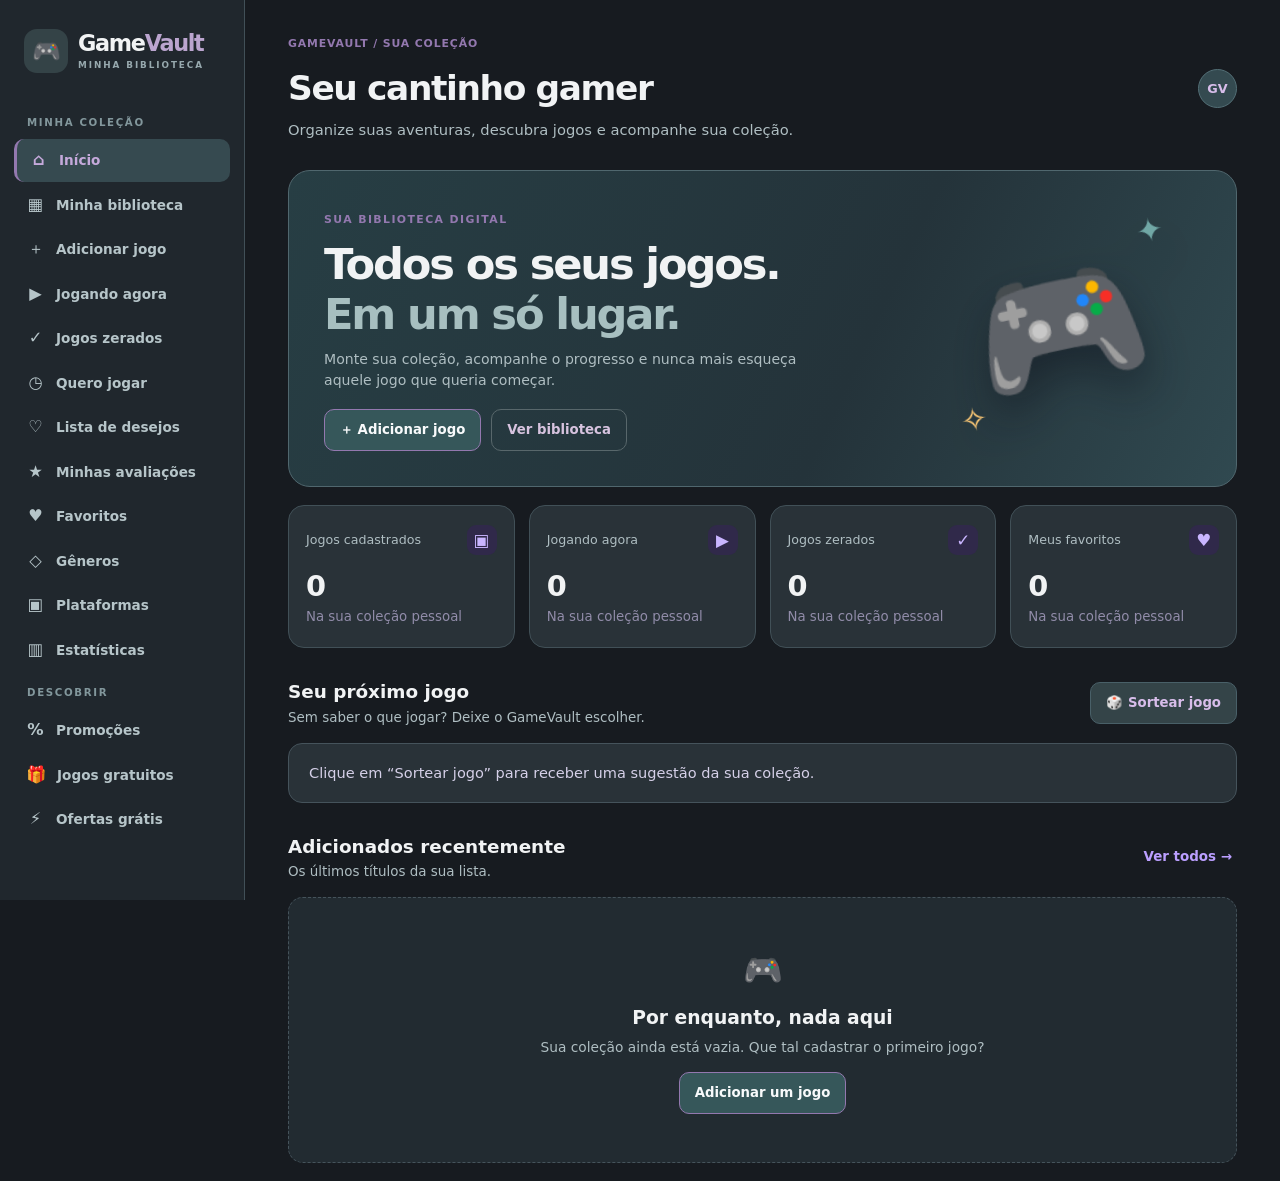
<file: index.html>
<!doctype html>
<html lang="pt-BR">
<head>
  <meta charset="utf-8">
  <meta name="viewport" content="width=device-width, initial-scale=1">
  <meta name="theme-color" content="#171B20">
  <meta name="description" content="GameVault: organize sua biblioteca de jogos, acompanhe seu progresso e encontre ofertas.">
  <title>Seu cantinho gamer | GameVault</title>
  <link rel="icon" href="img/favicon.svg" type="image/svg+xml">
  <link rel="stylesheet" href="css/style.css">
  
</head>
<body data-page="index">
  <button class="mobile-menu-btn" id="open-menu" type="button" aria-label="Abrir menu" aria-expanded="false">☰ <span>GameVault</span></button>
  <div class="sidebar-overlay" id="sidebar-overlay"></div>
  <div class="app-shell">
    <aside class="sidebar" id="sidebar" aria-label="Navegação principal">
      <a class="brand" href="index.html"><span class="brand-mark">🎮</span><span>Game<span class="brand-accent">Vault</span><small>MINHA BIBLIOTECA</small></span></a>
      <div class="nav-heading">MINHA COLEÇÃO</div>
      <nav class="nav-links"><a class="nav-item active" href="index.html" aria-current="page"><span class="nav-icon">⌂</span><span>Início</span></a><a class="nav-item" href="biblioteca.html" ><span class="nav-icon">▦</span><span>Minha biblioteca</span></a><a class="nav-item" href="adicionar.html" ><span class="nav-icon">＋</span><span>Adicionar jogo</span></a><a class="nav-item" href="jogando.html" ><span class="nav-icon">▶</span><span>Jogando agora</span></a><a class="nav-item" href="zerados.html" ><span class="nav-icon">✓</span><span>Jogos zerados</span></a><a class="nav-item" href="backlog.html" ><span class="nav-icon">◷</span><span>Quero jogar</span></a><a class="nav-item" href="desejos.html" ><span class="nav-icon">♡</span><span>Lista de desejos</span></a><a class="nav-item" href="avaliacoes.html" ><span class="nav-icon">★</span><span>Minhas avaliações</span></a><a class="nav-item" href="favoritos.html" ><span class="nav-icon">♥</span><span>Favoritos</span></a><a class="nav-item" href="generos.html" ><span class="nav-icon">◇</span><span>Gêneros</span></a><a class="nav-item" href="plataformas.html" ><span class="nav-icon">▣</span><span>Plataformas</span></a><a class="nav-item" href="estatisticas.html" ><span class="nav-icon">▥</span><span>Estatísticas</span></a></nav>
      <div class="nav-heading">DESCOBRIR</div>
      <nav class="nav-links"><a class="nav-item" href="promocoes.html" ><span class="nav-icon">%</span><span>Promoções</span></a><a class="nav-item" href="gratis.html" ><span class="nav-icon">🎁</span><span>Jogos gratuitos</span></a><a class="nav-item" href="brindes.html" ><span class="nav-icon">⚡</span><span>Ofertas grátis</span></a></nav>
      
    </aside>
    <main class="main-content">
      <header class="page-header"><div><p class="overline" style="letter-spacing:.08em">GAMEVAULT / SUA COLEÇÃO</p><h1>Seu cantinho gamer</h1><p class="page-subtitle">Organize suas aventuras, descubra jogos e acompanhe sua coleção.</p></div><div class="header-avatar" title="Seu espaço gamer">GV</div></header>
      
<section class="hero"><div><span class="eyebrow">SUA BIBLIOTECA DIGITAL</span><h2>Todos os seus jogos.<br><em>Em um só lugar.</em></h2><p>Monte sua coleção, acompanhe o progresso e nunca mais esqueça aquele jogo que queria começar.</p><div class="inline-actions"><a class="btn btn-primary" href="adicionar.html">＋ Adicionar jogo</a><a class="btn btn-outline" href="biblioteca.html">Ver biblioteca</a></div></div><div class="hero-art" aria-hidden="true">🎮<span class="orbit orbit-a">✦</span><span class="orbit orbit-b">✧</span></div></section>
<div class="stats-grid" id="home-stats" aria-live="polite"></div>
<section class="section"><div class="section-heading"><div><h2>Seu próximo jogo</h2><p>Sem saber o que jogar? Deixe o GameVault escolher.</p></div><button type="button" class="btn btn-secondary" id="random-game">🎲 Sortear jogo</button></div><div class="callout" id="surprise-result">Clique em “Sortear jogo” para receber uma sugestão da sua coleção.</div></section>
<section class="section"><div class="section-heading"><div><h2>Adicionados recentemente</h2><p>Os últimos títulos da sua lista.</p></div><a class="text-link" href="biblioteca.html">Ver todos →</a></div><div class="games-grid" id="recent-grid"></div></section>
    </main>
  </div>
  <div class="toast" id="toast" role="status" aria-live="polite"></div>
  <script src="js/app.js" defer></script>
</body>
</html>
</file>
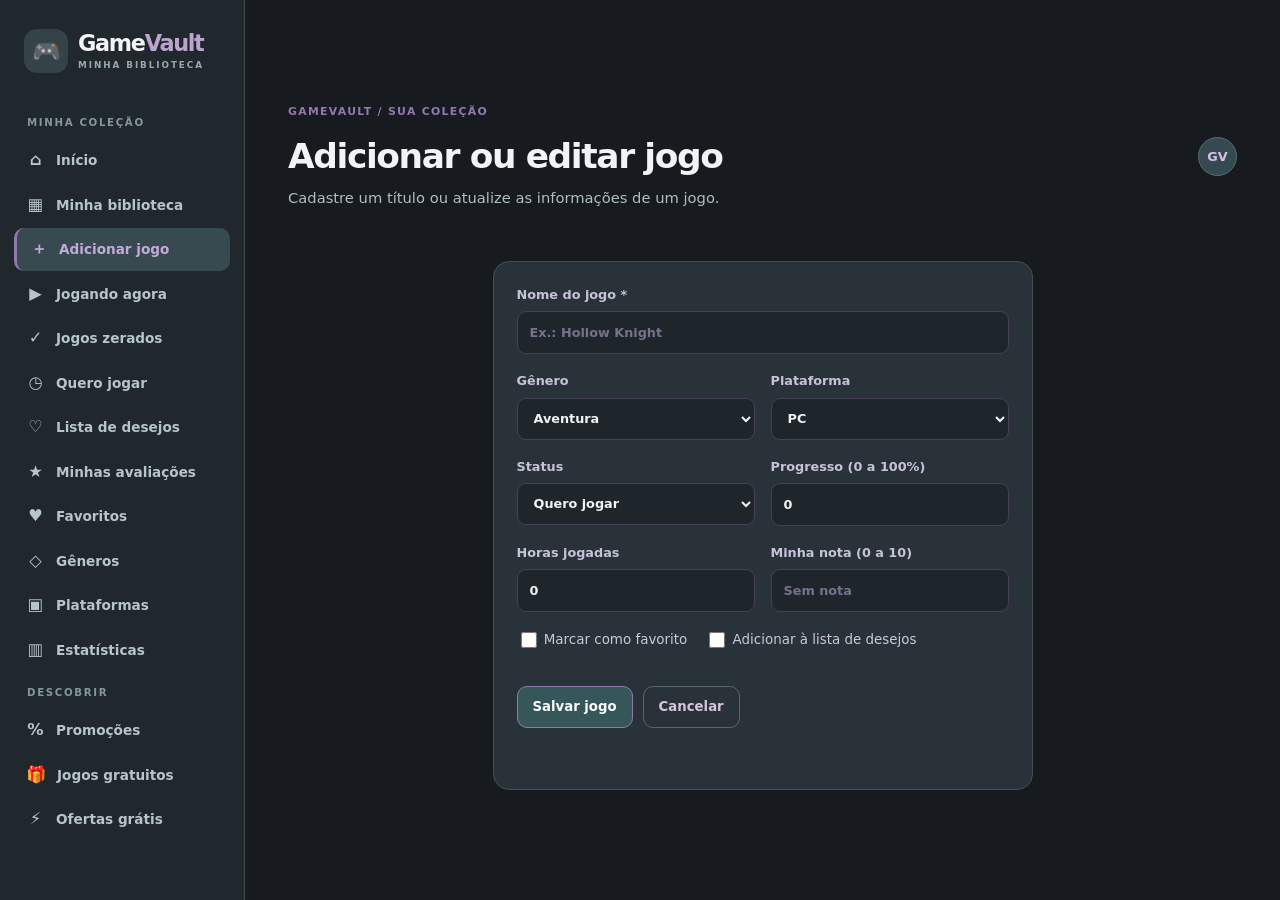
<file: adicionar.html>
<!doctype html>
<html lang="pt-BR">
<head>
  <meta charset="utf-8">
  <meta name="viewport" content="width=device-width, initial-scale=1">
  <meta name="theme-color" content="#171B20">
  <meta name="description" content="GameVault: organize sua biblioteca de jogos, acompanhe seu progresso e encontre ofertas.">
  <title>Adicionar ou editar jogo | GameVault</title>
  <link rel="icon" href="img/favicon.svg" type="image/svg+xml">
  <link rel="stylesheet" href="css/style.css">
  
</head>
<body data-page="adicionar">
  <button class="mobile-menu-btn" id="open-menu" type="button" aria-label="Abrir menu" aria-expanded="false">☰ <span>GameVault</span></button>
  <div class="sidebar-overlay" id="sidebar-overlay"></div>
  <div class="app-shell">
    <aside class="sidebar" id="sidebar" aria-label="Navegação principal">
      <a class="brand" href="index.html"><span class="brand-mark">🎮</span><span>Game<span class="brand-accent">Vault</span><small>MINHA BIBLIOTECA</small></span></a>
      <div class="nav-heading">MINHA COLEÇÃO</div>
      <nav class="nav-links"><a class="nav-item" href="index.html" ><span class="nav-icon">⌂</span><span>Início</span></a><a class="nav-item" href="biblioteca.html" ><span class="nav-icon">▦</span><span>Minha biblioteca</span></a><a class="nav-item active" href="adicionar.html" aria-current="page"><span class="nav-icon">＋</span><span>Adicionar jogo</span></a><a class="nav-item" href="jogando.html" ><span class="nav-icon">▶</span><span>Jogando agora</span></a><a class="nav-item" href="zerados.html" ><span class="nav-icon">✓</span><span>Jogos zerados</span></a><a class="nav-item" href="backlog.html" ><span class="nav-icon">◷</span><span>Quero jogar</span></a><a class="nav-item" href="desejos.html" ><span class="nav-icon">♡</span><span>Lista de desejos</span></a><a class="nav-item" href="avaliacoes.html" ><span class="nav-icon">★</span><span>Minhas avaliações</span></a><a class="nav-item" href="favoritos.html" ><span class="nav-icon">♥</span><span>Favoritos</span></a><a class="nav-item" href="generos.html" ><span class="nav-icon">◇</span><span>Gêneros</span></a><a class="nav-item" href="plataformas.html" ><span class="nav-icon">▣</span><span>Plataformas</span></a><a class="nav-item" href="estatisticas.html" ><span class="nav-icon">▥</span><span>Estatísticas</span></a></nav>
      <div class="nav-heading">DESCOBRIR</div>
      <nav class="nav-links"><a class="nav-item" href="promocoes.html" ><span class="nav-icon">%</span><span>Promoções</span></a><a class="nav-item" href="gratis.html" ><span class="nav-icon">🎁</span><span>Jogos gratuitos</span></a><a class="nav-item" href="brindes.html" ><span class="nav-icon">⚡</span><span>Ofertas grátis</span></a></nav>
      
    </aside>
    <main class="main-content">
      <header class="page-header"><div><p class="overline">GAMEVAULT / SUA COLEÇÃO</p><h1>Adicionar ou editar jogo</h1><p class="page-subtitle">Cadastre um título ou atualize as informações de um jogo.</p></div><div class="header-avatar" title="Seu espaço gamer">GV</div></header>
      
<div class="panel narrow-panel"><form id="game-form" class="form-stack"><input type="hidden" id="game-id"><label class="field"><span>Nome do jogo *</span><input id="game-name" required maxlength="70" placeholder="Ex.: Hollow Knight"></label><div class="form-grid"><label class="field"><span>Gênero</span><select id="game-genre"><option>Aventura</option><option>Ação</option><option>RPG</option><option>Simulação</option><option>Estratégia</option><option>Corrida</option><option>Esporte</option><option>Terror</option><option>Plataforma</option><option>Sandbox</option><option>Outros</option></select></label><label class="field"><span>Plataforma</span><select id="game-platform"><option>PC</option><option>PlayStation</option><option>Xbox</option><option>Nintendo Switch</option><option>Mobile</option><option>Outras</option></select></label></div><div class="form-grid"><label class="field"><span>Status</span><select id="game-status"><option value="quero-jogar">Quero jogar</option><option value="jogando">Jogando</option><option value="zerado">Zerado</option><option value="pausado">Pausado</option></select></label><label class="field"><span>Progresso (0 a 100%)</span><input id="game-progress" type="number" min="0" max="100" value="0" required></label></div><div class="form-grid"><label class="field"><span>Horas jogadas</span><input id="game-hours" type="number" min="0" max="99999" step="0.5" value="0"></label><label class="field"><span>Minha nota (0 a 10)</span><input id="game-rating" type="number" min="0" max="10" step="1" placeholder="Sem nota"></label></div><div class="checkline"><label><input type="checkbox" id="game-favorite"> Marcar como favorito</label><label><input type="checkbox" id="game-wishlist"> Adicionar à lista de desejos</label></div><div class="inline-actions"><button type="submit" class="btn btn-primary">Salvar jogo</button><a class="btn btn-outline" href="biblioteca.html">Cancelar</a></div><p class="form-message" id="form-message" role="status"></p></form></div>
    </main>
  </div>
  <div class="toast" id="toast" role="status" aria-live="polite"></div>
  <script src="js/app.js" defer></script>
</body>
</html>
</file>
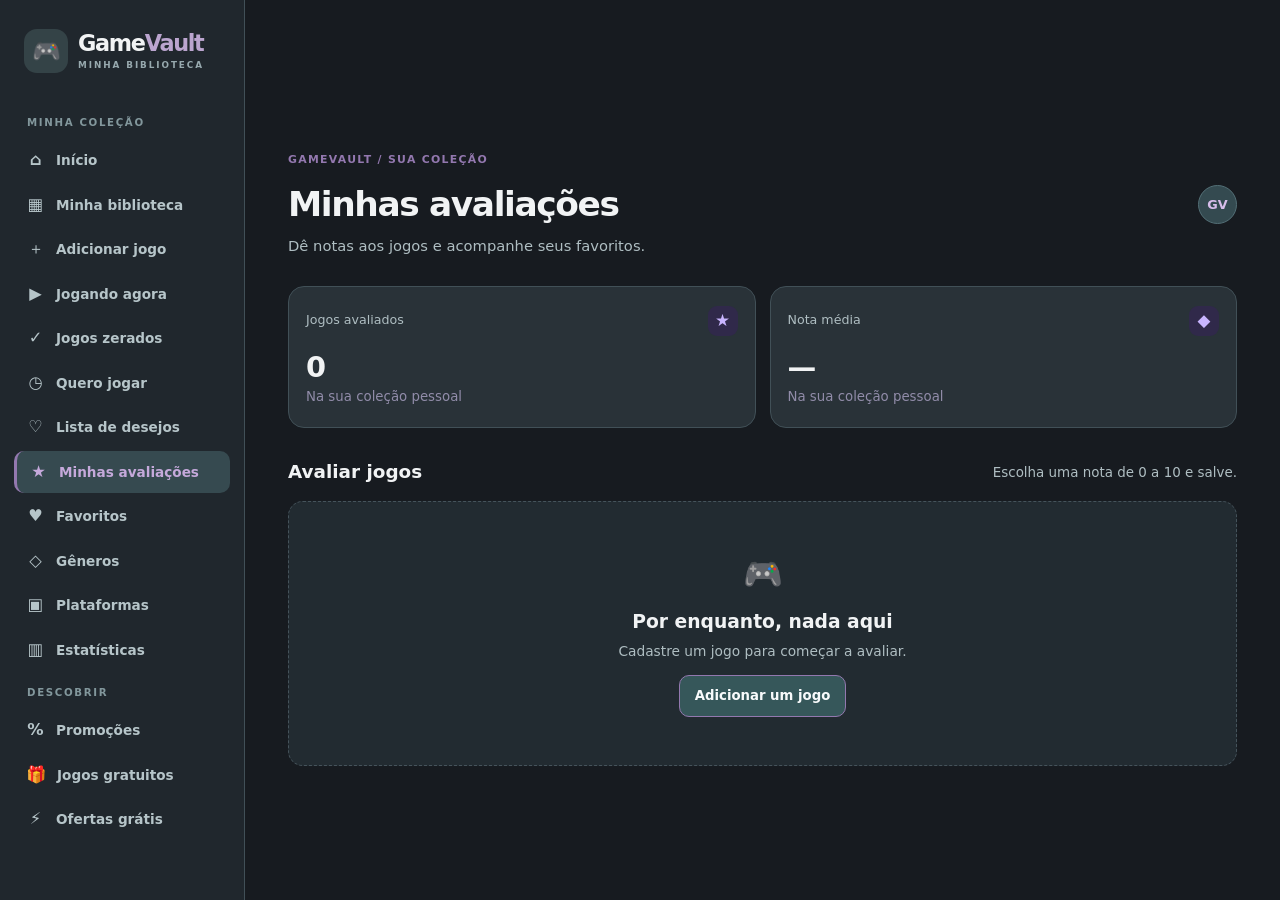
<file: avaliacoes.html>
<!doctype html>
<html lang="pt-BR">
<head>
  <meta charset="utf-8">
  <meta name="viewport" content="width=device-width, initial-scale=1">
  <meta name="theme-color" content="#171B20">
  <meta name="description" content="GameVault: organize sua biblioteca de jogos, acompanhe seu progresso e encontre ofertas.">
  <title>Minhas avaliações | GameVault</title>
  <link rel="icon" href="img/favicon.svg" type="image/svg+xml">
  <link rel="stylesheet" href="css/style.css">
  
</head>
<body data-page="avaliacoes">
  <button class="mobile-menu-btn" id="open-menu" type="button" aria-label="Abrir menu" aria-expanded="false">☰ <span>GameVault</span></button>
  <div class="sidebar-overlay" id="sidebar-overlay"></div>
  <div class="app-shell">
    <aside class="sidebar" id="sidebar" aria-label="Navegação principal">
      <a class="brand" href="index.html"><span class="brand-mark">🎮</span><span>Game<span class="brand-accent">Vault</span><small>MINHA BIBLIOTECA</small></span></a>
      <div class="nav-heading">MINHA COLEÇÃO</div>
      <nav class="nav-links"><a class="nav-item" href="index.html" ><span class="nav-icon">⌂</span><span>Início</span></a><a class="nav-item" href="biblioteca.html" ><span class="nav-icon">▦</span><span>Minha biblioteca</span></a><a class="nav-item" href="adicionar.html" ><span class="nav-icon">＋</span><span>Adicionar jogo</span></a><a class="nav-item" href="jogando.html" ><span class="nav-icon">▶</span><span>Jogando agora</span></a><a class="nav-item" href="zerados.html" ><span class="nav-icon">✓</span><span>Jogos zerados</span></a><a class="nav-item" href="backlog.html" ><span class="nav-icon">◷</span><span>Quero jogar</span></a><a class="nav-item" href="desejos.html" ><span class="nav-icon">♡</span><span>Lista de desejos</span></a><a class="nav-item active" href="avaliacoes.html" aria-current="page"><span class="nav-icon">★</span><span>Minhas avaliações</span></a><a class="nav-item" href="favoritos.html" ><span class="nav-icon">♥</span><span>Favoritos</span></a><a class="nav-item" href="generos.html" ><span class="nav-icon">◇</span><span>Gêneros</span></a><a class="nav-item" href="plataformas.html" ><span class="nav-icon">▣</span><span>Plataformas</span></a><a class="nav-item" href="estatisticas.html" ><span class="nav-icon">▥</span><span>Estatísticas</span></a></nav>
      <div class="nav-heading">DESCOBRIR</div>
      <nav class="nav-links"><a class="nav-item" href="promocoes.html" ><span class="nav-icon">%</span><span>Promoções</span></a><a class="nav-item" href="gratis.html" ><span class="nav-icon">🎁</span><span>Jogos gratuitos</span></a><a class="nav-item" href="brindes.html" ><span class="nav-icon">⚡</span><span>Ofertas grátis</span></a></nav>
      
    </aside>
    <main class="main-content">
      <header class="page-header"><div><p class="overline">GAMEVAULT / SUA COLEÇÃO</p><h1>Minhas avaliações</h1><p class="page-subtitle">Dê notas aos jogos e acompanhe seus favoritos.</p></div><div class="header-avatar" title="Seu espaço gamer">GV</div></header>
      
<div class="stats-grid two-stats" id="ratings-summary"></div><div class="section-heading"><h2>Avaliar jogos</h2><p>Escolha uma nota de 0 a 10 e salve.</p></div><div class="stack" id="ratings-list"></div>
    </main>
  </div>
  <div class="toast" id="toast" role="status" aria-live="polite"></div>
  <script src="js/app.js" defer></script>
</body>
</html>
</file>
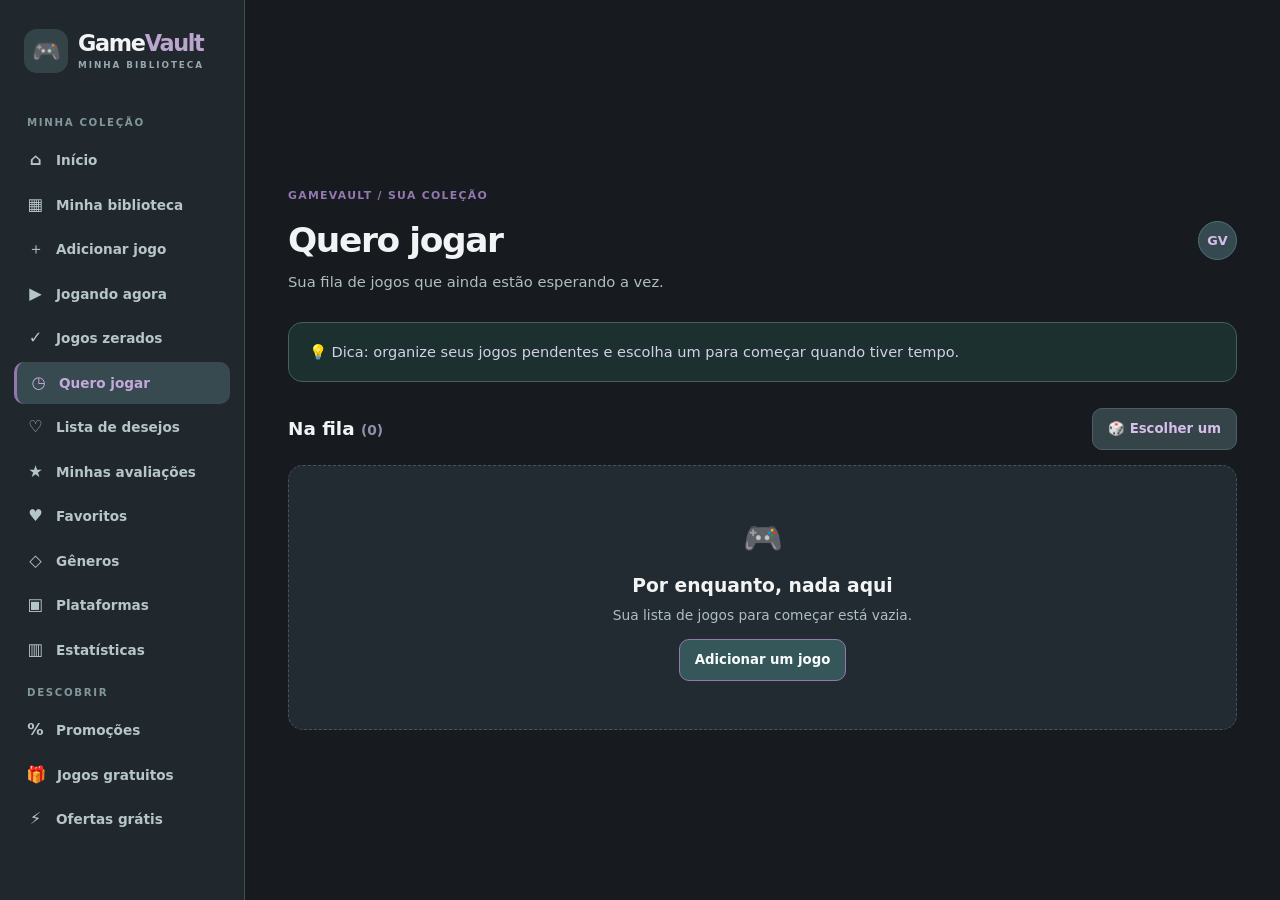
<file: backlog.html>
<!doctype html>
<html lang="pt-BR">
<head>
  <meta charset="utf-8">
  <meta name="viewport" content="width=device-width, initial-scale=1">
  <meta name="theme-color" content="#171B20">
  <meta name="description" content="GameVault: organize sua biblioteca de jogos, acompanhe seu progresso e encontre ofertas.">
  <title>Quero jogar | GameVault</title>
  <link rel="icon" href="img/favicon.svg" type="image/svg+xml">
  <link rel="stylesheet" href="css/style.css">
  
</head>
<body data-page="backlog">
  <button class="mobile-menu-btn" id="open-menu" type="button" aria-label="Abrir menu" aria-expanded="false">☰ <span>GameVault</span></button>
  <div class="sidebar-overlay" id="sidebar-overlay"></div>
  <div class="app-shell">
    <aside class="sidebar" id="sidebar" aria-label="Navegação principal">
      <a class="brand" href="index.html"><span class="brand-mark">🎮</span><span>Game<span class="brand-accent">Vault</span><small>MINHA BIBLIOTECA</small></span></a>
      <div class="nav-heading">MINHA COLEÇÃO</div>
      <nav class="nav-links"><a class="nav-item" href="index.html" ><span class="nav-icon">⌂</span><span>Início</span></a><a class="nav-item" href="biblioteca.html" ><span class="nav-icon">▦</span><span>Minha biblioteca</span></a><a class="nav-item" href="adicionar.html" ><span class="nav-icon">＋</span><span>Adicionar jogo</span></a><a class="nav-item" href="jogando.html" ><span class="nav-icon">▶</span><span>Jogando agora</span></a><a class="nav-item" href="zerados.html" ><span class="nav-icon">✓</span><span>Jogos zerados</span></a><a class="nav-item active" href="backlog.html" aria-current="page"><span class="nav-icon">◷</span><span>Quero jogar</span></a><a class="nav-item" href="desejos.html" ><span class="nav-icon">♡</span><span>Lista de desejos</span></a><a class="nav-item" href="avaliacoes.html" ><span class="nav-icon">★</span><span>Minhas avaliações</span></a><a class="nav-item" href="favoritos.html" ><span class="nav-icon">♥</span><span>Favoritos</span></a><a class="nav-item" href="generos.html" ><span class="nav-icon">◇</span><span>Gêneros</span></a><a class="nav-item" href="plataformas.html" ><span class="nav-icon">▣</span><span>Plataformas</span></a><a class="nav-item" href="estatisticas.html" ><span class="nav-icon">▥</span><span>Estatísticas</span></a></nav>
      <div class="nav-heading">DESCOBRIR</div>
      <nav class="nav-links"><a class="nav-item" href="promocoes.html" ><span class="nav-icon">%</span><span>Promoções</span></a><a class="nav-item" href="gratis.html" ><span class="nav-icon">🎁</span><span>Jogos gratuitos</span></a><a class="nav-item" href="brindes.html" ><span class="nav-icon">⚡</span><span>Ofertas grátis</span></a></nav>
      
    </aside>
    <main class="main-content">
      <header class="page-header"><div><p class="overline">GAMEVAULT / SUA COLEÇÃO</p><h1>Quero jogar</h1><p class="page-subtitle">Sua fila de jogos que ainda estão esperando a vez.</p></div><div class="header-avatar" title="Seu espaço gamer">GV</div></header>
      
<div class="info-banner">💡 Dica: organize seus jogos pendentes e escolha um para começar quando tiver tempo.</div><div class="section-heading"><h2>Na fila <span class="count-label" id="backlog-count"></span></h2><button type="button" class="btn btn-secondary" id="backlog-pick">🎲 Escolher um</button></div><p class="subtle-result" id="backlog-result" role="status"></p><div class="games-grid" id="backlog-grid"></div>
    </main>
  </div>
  <div class="toast" id="toast" role="status" aria-live="polite"></div>
  <script src="js/app.js" defer></script>
</body>
</html>
</file>
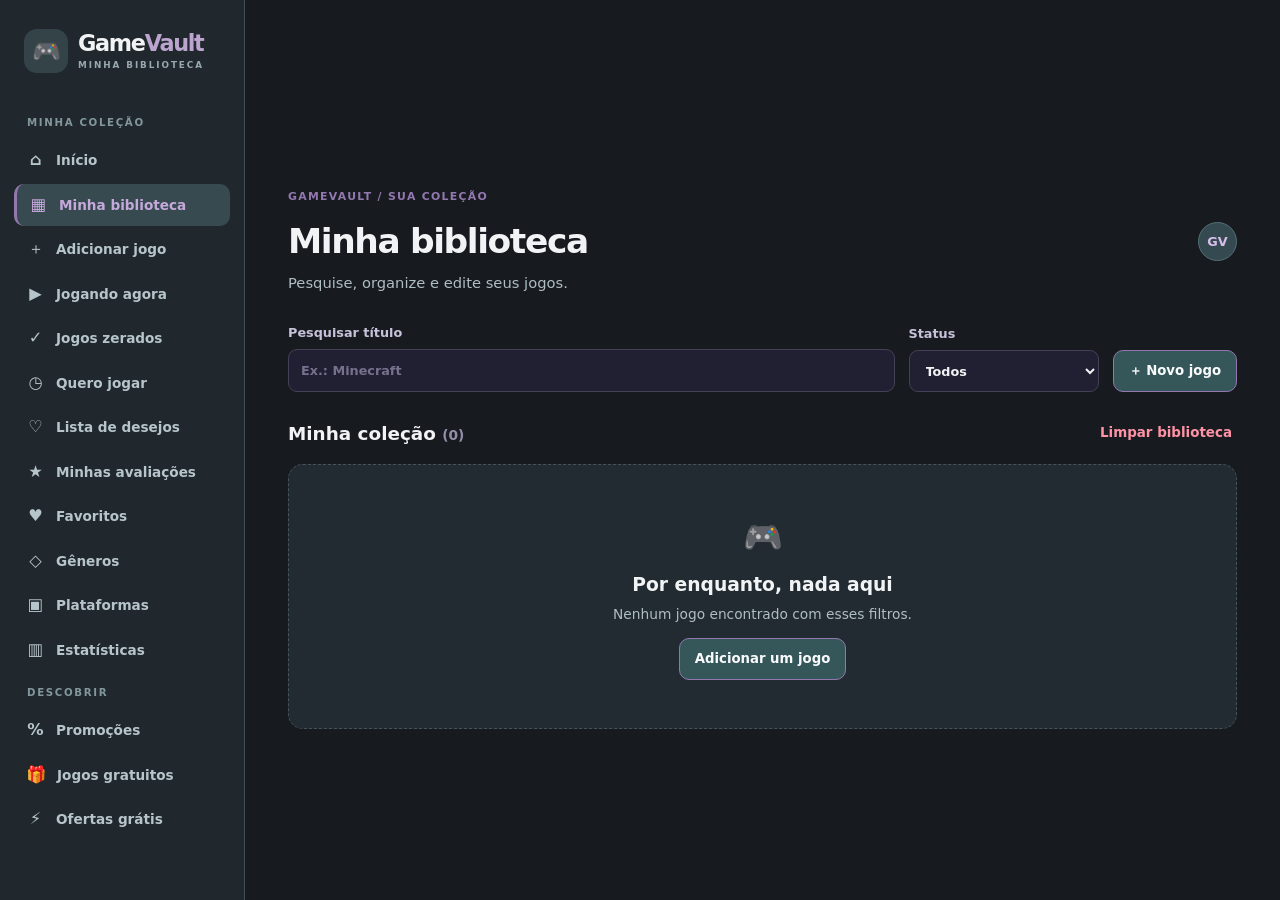
<file: biblioteca.html>
<!doctype html>
<html lang="pt-BR">
<head>
  <meta charset="utf-8">
  <meta name="viewport" content="width=device-width, initial-scale=1">
  <meta name="theme-color" content="#171B20">
  <meta name="description" content="GameVault: organize sua biblioteca de jogos, acompanhe seu progresso e encontre ofertas.">
  <title>Minha biblioteca | GameVault</title>
  <link rel="icon" href="img/favicon.svg" type="image/svg+xml">
  <link rel="stylesheet" href="css/style.css">
  
</head>
<body data-page="biblioteca">
  <button class="mobile-menu-btn" id="open-menu" type="button" aria-label="Abrir menu" aria-expanded="false">☰ <span>GameVault</span></button>
  <div class="sidebar-overlay" id="sidebar-overlay"></div>
  <div class="app-shell">
    <aside class="sidebar" id="sidebar" aria-label="Navegação principal">
      <a class="brand" href="index.html"><span class="brand-mark">🎮</span><span>Game<span class="brand-accent">Vault</span><small>MINHA BIBLIOTECA</small></span></a>
      <div class="nav-heading">MINHA COLEÇÃO</div>
      <nav class="nav-links"><a class="nav-item" href="index.html" ><span class="nav-icon">⌂</span><span>Início</span></a><a class="nav-item active" href="biblioteca.html" aria-current="page"><span class="nav-icon">▦</span><span>Minha biblioteca</span></a><a class="nav-item" href="adicionar.html" ><span class="nav-icon">＋</span><span>Adicionar jogo</span></a><a class="nav-item" href="jogando.html" ><span class="nav-icon">▶</span><span>Jogando agora</span></a><a class="nav-item" href="zerados.html" ><span class="nav-icon">✓</span><span>Jogos zerados</span></a><a class="nav-item" href="backlog.html" ><span class="nav-icon">◷</span><span>Quero jogar</span></a><a class="nav-item" href="desejos.html" ><span class="nav-icon">♡</span><span>Lista de desejos</span></a><a class="nav-item" href="avaliacoes.html" ><span class="nav-icon">★</span><span>Minhas avaliações</span></a><a class="nav-item" href="favoritos.html" ><span class="nav-icon">♥</span><span>Favoritos</span></a><a class="nav-item" href="generos.html" ><span class="nav-icon">◇</span><span>Gêneros</span></a><a class="nav-item" href="plataformas.html" ><span class="nav-icon">▣</span><span>Plataformas</span></a><a class="nav-item" href="estatisticas.html" ><span class="nav-icon">▥</span><span>Estatísticas</span></a></nav>
      <div class="nav-heading">DESCOBRIR</div>
      <nav class="nav-links"><a class="nav-item" href="promocoes.html" ><span class="nav-icon">%</span><span>Promoções</span></a><a class="nav-item" href="gratis.html" ><span class="nav-icon">🎁</span><span>Jogos gratuitos</span></a><a class="nav-item" href="brindes.html" ><span class="nav-icon">⚡</span><span>Ofertas grátis</span></a></nav>
      
    </aside>
    <main class="main-content">
      <header class="page-header"><div><p class="overline">GAMEVAULT / SUA COLEÇÃO</p><h1>Minha biblioteca</h1><p class="page-subtitle">Pesquise, organize e edite seus jogos.</p></div><div class="header-avatar" title="Seu espaço gamer">GV</div></header>
      
<div class="toolbar"><label class="field search-field"><span>Pesquisar título</span><input id="library-search" placeholder="Ex.: Minecraft" type="search"></label><label class="field"><span>Status</span><select id="library-status"><option value="todos">Todos</option><option value="jogando">Jogando</option><option value="zerado">Zerados</option><option value="quero-jogar">Quero jogar</option><option value="pausado">Pausados</option></select></label><a class="btn btn-primary toolbar-action" href="adicionar.html">＋ Novo jogo</a></div>
<div class="section-heading"><h2>Minha coleção <span class="count-label" id="library-count"></span></h2><button type="button" class="text-button danger-text" id="clear-library">Limpar biblioteca</button></div><div class="games-grid" id="library-grid"></div>
    </main>
  </div>
  <div class="toast" id="toast" role="status" aria-live="polite"></div>
  <script src="js/app.js" defer></script>
</body>
</html>
</file>
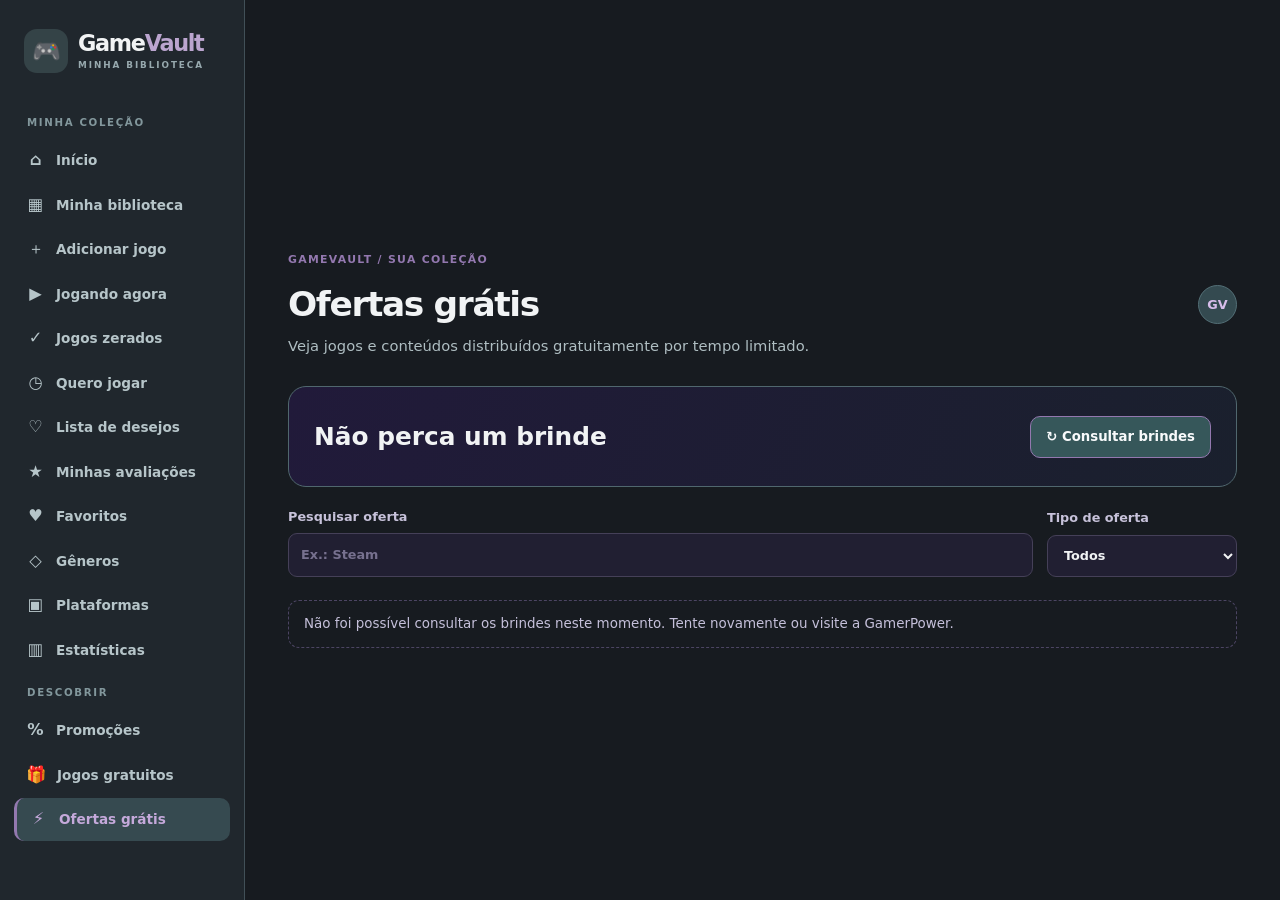
<file: brindes.html>
<!doctype html>
<html lang="pt-BR">
<head>
  <meta charset="utf-8">
  <meta name="viewport" content="width=device-width, initial-scale=1">
  <meta name="theme-color" content="#171B20">
  <meta name="description" content="GameVault: organize sua biblioteca de jogos, acompanhe seu progresso e encontre ofertas.">
  <title>Ofertas grátis | GameVault</title>
  <link rel="icon" href="img/favicon.svg" type="image/svg+xml">
  <link rel="stylesheet" href="css/style.css">
  
</head>
<body data-page="brindes">
  <button class="mobile-menu-btn" id="open-menu" type="button" aria-label="Abrir menu" aria-expanded="false">☰ <span>GameVault</span></button>
  <div class="sidebar-overlay" id="sidebar-overlay"></div>
  <div class="app-shell">
    <aside class="sidebar" id="sidebar" aria-label="Navegação principal">
      <a class="brand" href="index.html"><span class="brand-mark">🎮</span><span>Game<span class="brand-accent">Vault</span><small>MINHA BIBLIOTECA</small></span></a>
      <div class="nav-heading">MINHA COLEÇÃO</div>
      <nav class="nav-links"><a class="nav-item" href="index.html" ><span class="nav-icon">⌂</span><span>Início</span></a><a class="nav-item" href="biblioteca.html" ><span class="nav-icon">▦</span><span>Minha biblioteca</span></a><a class="nav-item" href="adicionar.html" ><span class="nav-icon">＋</span><span>Adicionar jogo</span></a><a class="nav-item" href="jogando.html" ><span class="nav-icon">▶</span><span>Jogando agora</span></a><a class="nav-item" href="zerados.html" ><span class="nav-icon">✓</span><span>Jogos zerados</span></a><a class="nav-item" href="backlog.html" ><span class="nav-icon">◷</span><span>Quero jogar</span></a><a class="nav-item" href="desejos.html" ><span class="nav-icon">♡</span><span>Lista de desejos</span></a><a class="nav-item" href="avaliacoes.html" ><span class="nav-icon">★</span><span>Minhas avaliações</span></a><a class="nav-item" href="favoritos.html" ><span class="nav-icon">♥</span><span>Favoritos</span></a><a class="nav-item" href="generos.html" ><span class="nav-icon">◇</span><span>Gêneros</span></a><a class="nav-item" href="plataformas.html" ><span class="nav-icon">▣</span><span>Plataformas</span></a><a class="nav-item" href="estatisticas.html" ><span class="nav-icon">▥</span><span>Estatísticas</span></a></nav>
      <div class="nav-heading">DESCOBRIR</div>
      <nav class="nav-links"><a class="nav-item" href="promocoes.html" ><span class="nav-icon">%</span><span>Promoções</span></a><a class="nav-item" href="gratis.html" ><span class="nav-icon">🎁</span><span>Jogos gratuitos</span></a><a class="nav-item active" href="brindes.html" aria-current="page"><span class="nav-icon">⚡</span><span>Ofertas grátis</span></a></nav>
      
    </aside>
    <main class="main-content">
      <header class="page-header"><div><p class="overline">GAMEVAULT / SUA COLEÇÃO</p><h1>Ofertas grátis</h1><p class="page-subtitle">Veja jogos e conteúdos distribuídos gratuitamente por tempo limitado.</p></div><div class="header-avatar" title="Seu espaço gamer">GV</div></header>
      
<div class="api-intro"><div><h2>Não perca um brinde</h2></div><button type="button" class="btn btn-primary" id="load-giveaways">↻ Consultar brindes</button></div><div class="toolbar"><label class="field search-field"><span>Pesquisar oferta</span><input id="giveaways-search" type="search" placeholder="Ex.: Steam"></label><label class="field"><span>Tipo de oferta</span><select id="giveaways-type"><option value="todos">Todos</option><option value="Game">Jogos</option><option value="Loot">Conteúdo extra</option></select></label></div><p class="api-status" id="giveaways-status" role="status"></p><div class="games-grid" id="giveaways-grid"></div>
    </main>
  </div>
  <div class="toast" id="toast" role="status" aria-live="polite"></div>
  <script src="js/app.js" defer></script>
</body>
</html>
</file>
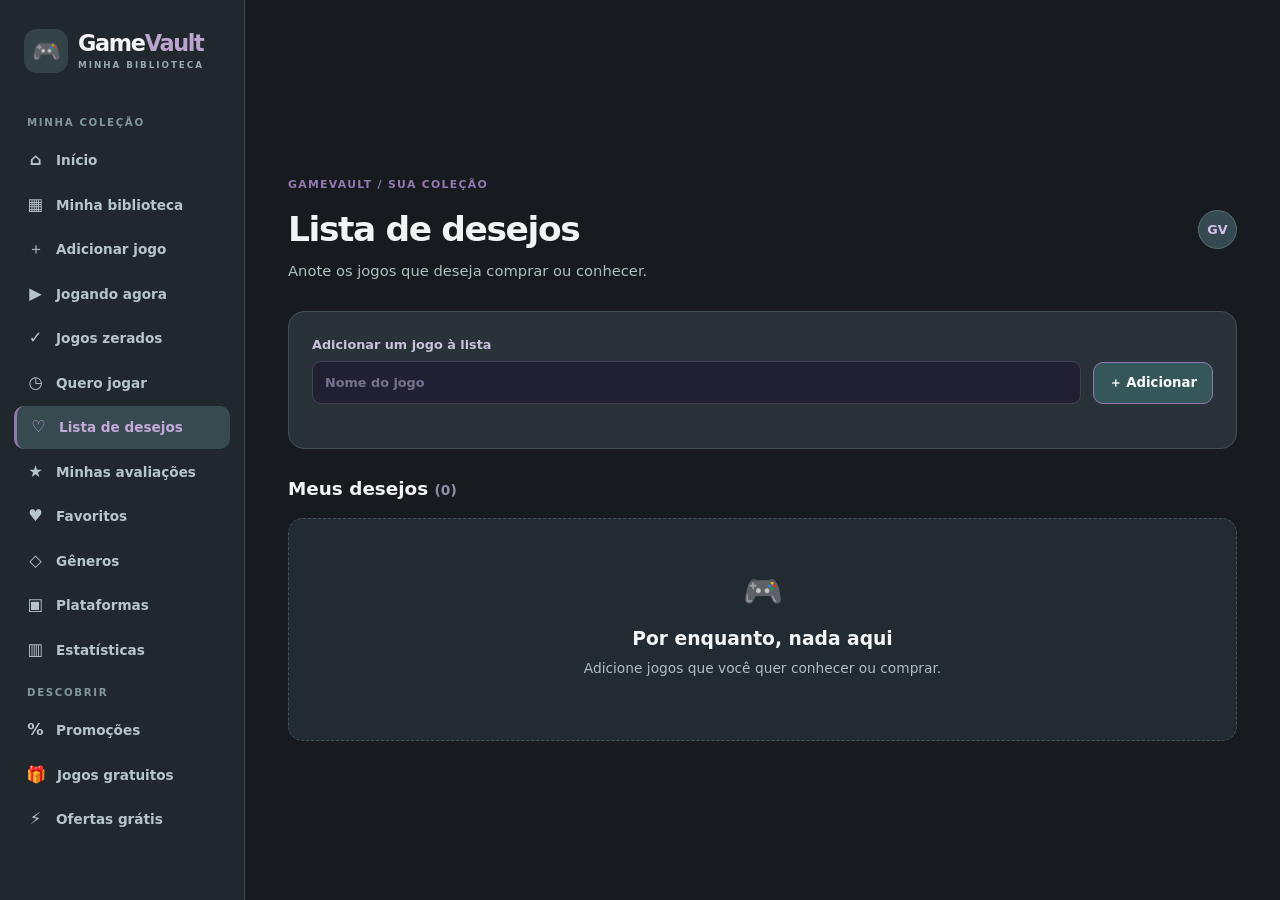
<file: desejos.html>
<!doctype html>
<html lang="pt-BR">
<head>
  <meta charset="utf-8">
  <meta name="viewport" content="width=device-width, initial-scale=1">
  <meta name="theme-color" content="#171B20">
  <meta name="description" content="GameVault: organize sua biblioteca de jogos, acompanhe seu progresso e encontre ofertas.">
  <title>Lista de desejos | GameVault</title>
  <link rel="icon" href="img/favicon.svg" type="image/svg+xml">
  <link rel="stylesheet" href="css/style.css">
  
</head>
<body data-page="desejos">
  <button class="mobile-menu-btn" id="open-menu" type="button" aria-label="Abrir menu" aria-expanded="false">☰ <span>GameVault</span></button>
  <div class="sidebar-overlay" id="sidebar-overlay"></div>
  <div class="app-shell">
    <aside class="sidebar" id="sidebar" aria-label="Navegação principal">
      <a class="brand" href="index.html"><span class="brand-mark">🎮</span><span>Game<span class="brand-accent">Vault</span><small>MINHA BIBLIOTECA</small></span></a>
      <div class="nav-heading">MINHA COLEÇÃO</div>
      <nav class="nav-links"><a class="nav-item" href="index.html" ><span class="nav-icon">⌂</span><span>Início</span></a><a class="nav-item" href="biblioteca.html" ><span class="nav-icon">▦</span><span>Minha biblioteca</span></a><a class="nav-item" href="adicionar.html" ><span class="nav-icon">＋</span><span>Adicionar jogo</span></a><a class="nav-item" href="jogando.html" ><span class="nav-icon">▶</span><span>Jogando agora</span></a><a class="nav-item" href="zerados.html" ><span class="nav-icon">✓</span><span>Jogos zerados</span></a><a class="nav-item" href="backlog.html" ><span class="nav-icon">◷</span><span>Quero jogar</span></a><a class="nav-item active" href="desejos.html" aria-current="page"><span class="nav-icon">♡</span><span>Lista de desejos</span></a><a class="nav-item" href="avaliacoes.html" ><span class="nav-icon">★</span><span>Minhas avaliações</span></a><a class="nav-item" href="favoritos.html" ><span class="nav-icon">♥</span><span>Favoritos</span></a><a class="nav-item" href="generos.html" ><span class="nav-icon">◇</span><span>Gêneros</span></a><a class="nav-item" href="plataformas.html" ><span class="nav-icon">▣</span><span>Plataformas</span></a><a class="nav-item" href="estatisticas.html" ><span class="nav-icon">▥</span><span>Estatísticas</span></a></nav>
      <div class="nav-heading">DESCOBRIR</div>
      <nav class="nav-links"><a class="nav-item" href="promocoes.html" ><span class="nav-icon">%</span><span>Promoções</span></a><a class="nav-item" href="gratis.html" ><span class="nav-icon">🎁</span><span>Jogos gratuitos</span></a><a class="nav-item" href="brindes.html" ><span class="nav-icon">⚡</span><span>Ofertas grátis</span></a></nav>
      
    </aside>
    <main class="main-content">
      <header class="page-header"><div><p class="overline">GAMEVAULT / SUA COLEÇÃO</p><h1>Lista de desejos</h1><p class="page-subtitle">Anote os jogos que deseja comprar ou conhecer.</p></div><div class="header-avatar" title="Seu espaço gamer">GV</div></header>
      
<div class="panel"><form id="wish-form" class="quick-form"><label class="field grow"><span>Adicionar um jogo à lista</span><input id="wish-name" required maxlength="70" placeholder="Nome do jogo"></label><button class="btn btn-primary" type="submit">＋ Adicionar</button></form><p class="form-message" id="wish-message" role="status"></p></div><div class="section-heading"><h2>Meus desejos <span class="count-label" id="wish-count"></span></h2></div><div class="games-grid" id="wish-grid"></div>
    </main>
  </div>
  <div class="toast" id="toast" role="status" aria-live="polite"></div>
  <script src="js/app.js" defer></script>
</body>
</html>
</file>
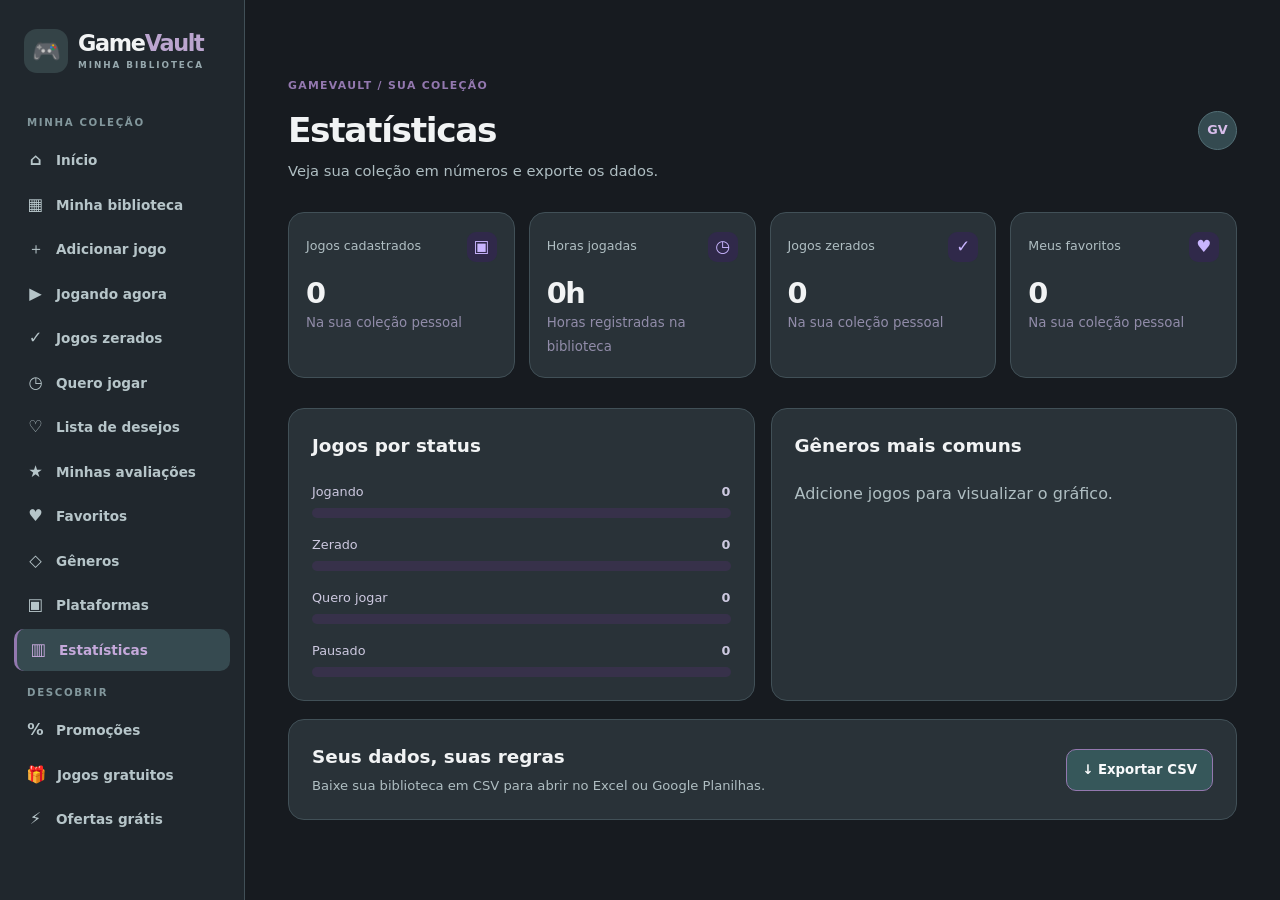
<file: estatisticas.html>
<!doctype html>
<html lang="pt-BR">
<head>
  <meta charset="utf-8">
  <meta name="viewport" content="width=device-width, initial-scale=1">
  <meta name="theme-color" content="#171B20">
  <meta name="description" content="GameVault: organize sua biblioteca de jogos, acompanhe seu progresso e encontre ofertas.">
  <title>Estatísticas | GameVault</title>
  <link rel="icon" href="img/favicon.svg" type="image/svg+xml">
  <link rel="stylesheet" href="css/style.css">
  <style>
.chart-grid .bar-fill { background: linear-gradient(90deg, #9378af, #71a8a6); }
</style>
</head>
<body data-page="estatisticas">
  <button class="mobile-menu-btn" id="open-menu" type="button" aria-label="Abrir menu" aria-expanded="false">☰ <span>GameVault</span></button>
  <div class="sidebar-overlay" id="sidebar-overlay"></div>
  <div class="app-shell">
    <aside class="sidebar" id="sidebar" aria-label="Navegação principal">
      <a class="brand" href="index.html"><span class="brand-mark">🎮</span><span>Game<span class="brand-accent">Vault</span><small>MINHA BIBLIOTECA</small></span></a>
      <div class="nav-heading">MINHA COLEÇÃO</div>
      <nav class="nav-links"><a class="nav-item" href="index.html" ><span class="nav-icon">⌂</span><span>Início</span></a><a class="nav-item" href="biblioteca.html" ><span class="nav-icon">▦</span><span>Minha biblioteca</span></a><a class="nav-item" href="adicionar.html" ><span class="nav-icon">＋</span><span>Adicionar jogo</span></a><a class="nav-item" href="jogando.html" ><span class="nav-icon">▶</span><span>Jogando agora</span></a><a class="nav-item" href="zerados.html" ><span class="nav-icon">✓</span><span>Jogos zerados</span></a><a class="nav-item" href="backlog.html" ><span class="nav-icon">◷</span><span>Quero jogar</span></a><a class="nav-item" href="desejos.html" ><span class="nav-icon">♡</span><span>Lista de desejos</span></a><a class="nav-item" href="avaliacoes.html" ><span class="nav-icon">★</span><span>Minhas avaliações</span></a><a class="nav-item" href="favoritos.html" ><span class="nav-icon">♥</span><span>Favoritos</span></a><a class="nav-item" href="generos.html" ><span class="nav-icon">◇</span><span>Gêneros</span></a><a class="nav-item" href="plataformas.html" ><span class="nav-icon">▣</span><span>Plataformas</span></a><a class="nav-item active" href="estatisticas.html" aria-current="page"><span class="nav-icon">▥</span><span>Estatísticas</span></a></nav>
      <div class="nav-heading">DESCOBRIR</div>
      <nav class="nav-links"><a class="nav-item" href="promocoes.html" ><span class="nav-icon">%</span><span>Promoções</span></a><a class="nav-item" href="gratis.html" ><span class="nav-icon">🎁</span><span>Jogos gratuitos</span></a><a class="nav-item" href="brindes.html" ><span class="nav-icon">⚡</span><span>Ofertas grátis</span></a></nav>
      
    </aside>
    <main class="main-content">
      <header class="page-header"><div><p class="overline">GAMEVAULT / SUA COLEÇÃO</p><h1>Estatísticas</h1><p class="page-subtitle">Veja sua coleção em números e exporte os dados.</p></div><div class="header-avatar" title="Seu espaço gamer">GV</div></header>
      
<div class="stats-grid" id="stats-overview"></div><div class="chart-grid"><div class="panel"><h2>Jogos por status</h2><div class="bar-list" id="status-chart"></div></div><div class="panel"><h2>Gêneros mais comuns</h2><div class="bar-list" id="genre-chart"></div></div></div><div class="panel export-panel"><div><h2>Seus dados, suas regras</h2><p>Baixe sua biblioteca em CSV para abrir no Excel ou Google Planilhas.</p></div><button type="button" class="btn btn-primary" id="export-csv">↓ Exportar CSV</button></div><p class="form-message" id="export-message" role="status"></p>
    </main>
  </div>
  <div class="toast" id="toast" role="status" aria-live="polite"></div>
  <script src="js/app.js" defer></script>
</body>
</html>
</file>
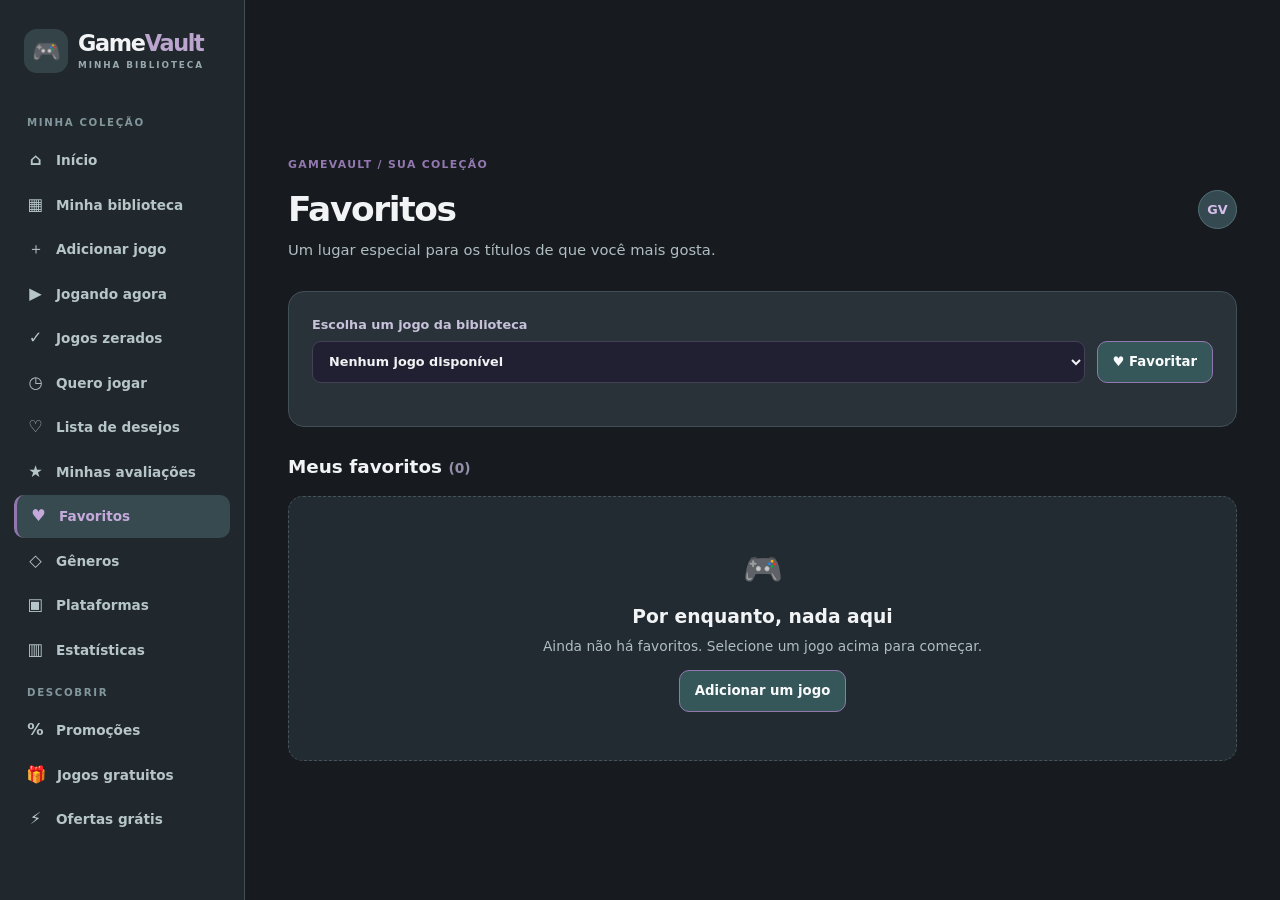
<file: favoritos.html>
<!doctype html>
<html lang="pt-BR">
<head>
  <meta charset="utf-8">
  <meta name="viewport" content="width=device-width, initial-scale=1">
  <meta name="theme-color" content="#171B20">
  <meta name="description" content="GameVault: organize sua biblioteca de jogos, acompanhe seu progresso e encontre ofertas.">
  <title>Favoritos | GameVault</title>
  <link rel="icon" href="img/favicon.svg" type="image/svg+xml">
  <link rel="stylesheet" href="css/style.css">
  
</head>
<body data-page="favoritos">
  <button class="mobile-menu-btn" id="open-menu" type="button" aria-label="Abrir menu" aria-expanded="false">☰ <span>GameVault</span></button>
  <div class="sidebar-overlay" id="sidebar-overlay"></div>
  <div class="app-shell">
    <aside class="sidebar" id="sidebar" aria-label="Navegação principal">
      <a class="brand" href="index.html"><span class="brand-mark">🎮</span><span>Game<span class="brand-accent">Vault</span><small>MINHA BIBLIOTECA</small></span></a>
      <div class="nav-heading">MINHA COLEÇÃO</div>
      <nav class="nav-links"><a class="nav-item" href="index.html" ><span class="nav-icon">⌂</span><span>Início</span></a><a class="nav-item" href="biblioteca.html" ><span class="nav-icon">▦</span><span>Minha biblioteca</span></a><a class="nav-item" href="adicionar.html" ><span class="nav-icon">＋</span><span>Adicionar jogo</span></a><a class="nav-item" href="jogando.html" ><span class="nav-icon">▶</span><span>Jogando agora</span></a><a class="nav-item" href="zerados.html" ><span class="nav-icon">✓</span><span>Jogos zerados</span></a><a class="nav-item" href="backlog.html" ><span class="nav-icon">◷</span><span>Quero jogar</span></a><a class="nav-item" href="desejos.html" ><span class="nav-icon">♡</span><span>Lista de desejos</span></a><a class="nav-item" href="avaliacoes.html" ><span class="nav-icon">★</span><span>Minhas avaliações</span></a><a class="nav-item active" href="favoritos.html" aria-current="page"><span class="nav-icon">♥</span><span>Favoritos</span></a><a class="nav-item" href="generos.html" ><span class="nav-icon">◇</span><span>Gêneros</span></a><a class="nav-item" href="plataformas.html" ><span class="nav-icon">▣</span><span>Plataformas</span></a><a class="nav-item" href="estatisticas.html" ><span class="nav-icon">▥</span><span>Estatísticas</span></a></nav>
      <div class="nav-heading">DESCOBRIR</div>
      <nav class="nav-links"><a class="nav-item" href="promocoes.html" ><span class="nav-icon">%</span><span>Promoções</span></a><a class="nav-item" href="gratis.html" ><span class="nav-icon">🎁</span><span>Jogos gratuitos</span></a><a class="nav-item" href="brindes.html" ><span class="nav-icon">⚡</span><span>Ofertas grátis</span></a></nav>
      
    </aside>
    <main class="main-content">
      <header class="page-header"><div><p class="overline">GAMEVAULT / SUA COLEÇÃO</p><h1>Favoritos</h1><p class="page-subtitle">Um lugar especial para os títulos de que você mais gosta.</p></div><div class="header-avatar" title="Seu espaço gamer">GV</div></header>
      
<div class="panel"><form id="favorite-form" class="quick-form"><label class="field grow"><span>Escolha um jogo da biblioteca</span><select id="favorite-select"></select></label><button class="btn btn-primary" type="submit">♥ Favoritar</button></form><p class="form-message" id="favorite-message" role="status"></p></div><div class="section-heading"><h2>Meus favoritos <span class="count-label" id="favorite-count"></span></h2></div><div class="games-grid" id="favorites-grid"></div>
    </main>
  </div>
  <div class="toast" id="toast" role="status" aria-live="polite"></div>
  <script src="js/app.js" defer></script>
</body>
</html>
</file>
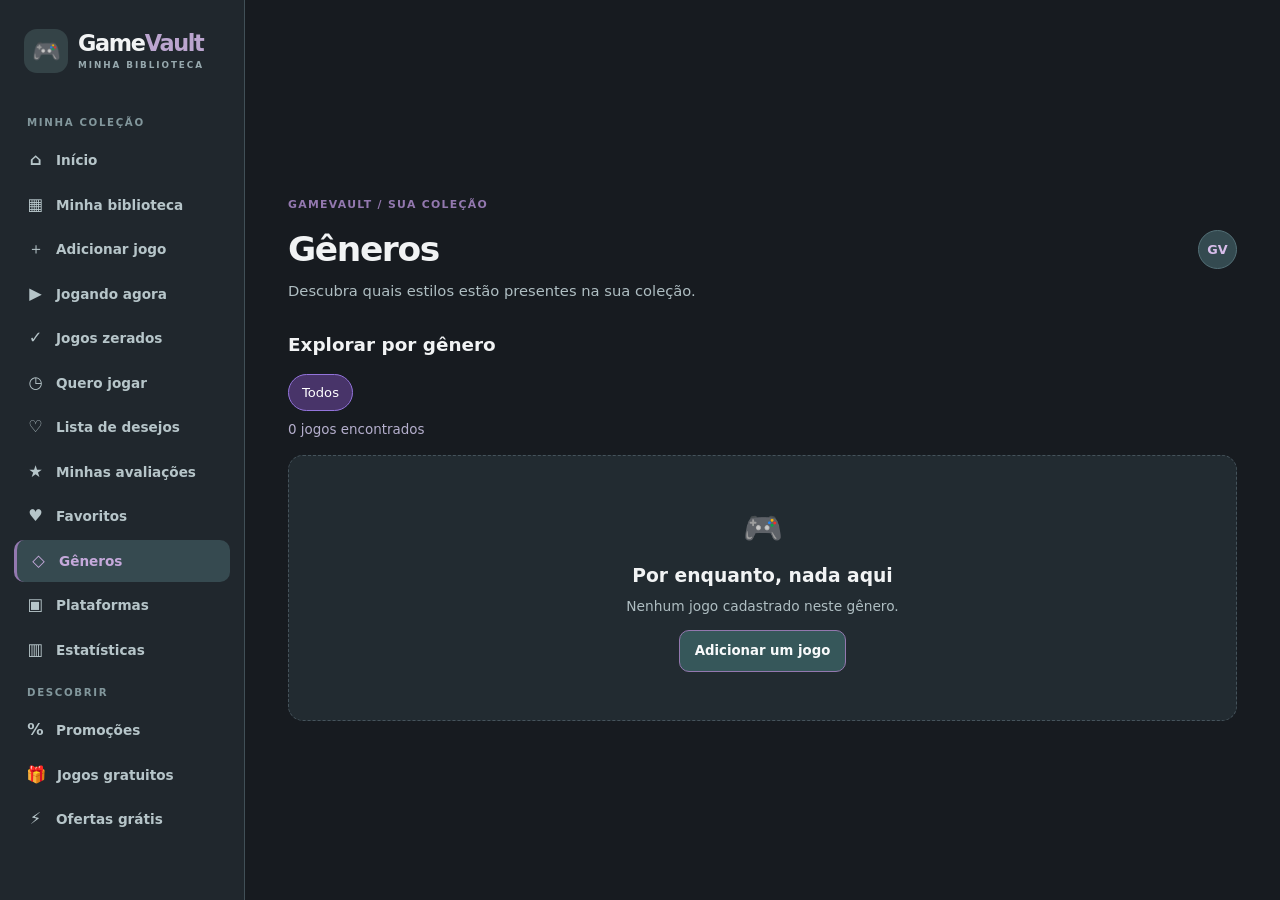
<file: generos.html>
<!doctype html>
<html lang="pt-BR">
<head>
  <meta charset="utf-8">
  <meta name="viewport" content="width=device-width, initial-scale=1">
  <meta name="theme-color" content="#171B20">
  <meta name="description" content="GameVault: organize sua biblioteca de jogos, acompanhe seu progresso e encontre ofertas.">
  <title>Gêneros | GameVault</title>
  <link rel="icon" href="img/favicon.svg" type="image/svg+xml">
  <link rel="stylesheet" href="css/style.css">
  
</head>
<body data-page="generos">
  <button class="mobile-menu-btn" id="open-menu" type="button" aria-label="Abrir menu" aria-expanded="false">☰ <span>GameVault</span></button>
  <div class="sidebar-overlay" id="sidebar-overlay"></div>
  <div class="app-shell">
    <aside class="sidebar" id="sidebar" aria-label="Navegação principal">
      <a class="brand" href="index.html"><span class="brand-mark">🎮</span><span>Game<span class="brand-accent">Vault</span><small>MINHA BIBLIOTECA</small></span></a>
      <div class="nav-heading">MINHA COLEÇÃO</div>
      <nav class="nav-links"><a class="nav-item" href="index.html" ><span class="nav-icon">⌂</span><span>Início</span></a><a class="nav-item" href="biblioteca.html" ><span class="nav-icon">▦</span><span>Minha biblioteca</span></a><a class="nav-item" href="adicionar.html" ><span class="nav-icon">＋</span><span>Adicionar jogo</span></a><a class="nav-item" href="jogando.html" ><span class="nav-icon">▶</span><span>Jogando agora</span></a><a class="nav-item" href="zerados.html" ><span class="nav-icon">✓</span><span>Jogos zerados</span></a><a class="nav-item" href="backlog.html" ><span class="nav-icon">◷</span><span>Quero jogar</span></a><a class="nav-item" href="desejos.html" ><span class="nav-icon">♡</span><span>Lista de desejos</span></a><a class="nav-item" href="avaliacoes.html" ><span class="nav-icon">★</span><span>Minhas avaliações</span></a><a class="nav-item" href="favoritos.html" ><span class="nav-icon">♥</span><span>Favoritos</span></a><a class="nav-item active" href="generos.html" aria-current="page"><span class="nav-icon">◇</span><span>Gêneros</span></a><a class="nav-item" href="plataformas.html" ><span class="nav-icon">▣</span><span>Plataformas</span></a><a class="nav-item" href="estatisticas.html" ><span class="nav-icon">▥</span><span>Estatísticas</span></a></nav>
      <div class="nav-heading">DESCOBRIR</div>
      <nav class="nav-links"><a class="nav-item" href="promocoes.html" ><span class="nav-icon">%</span><span>Promoções</span></a><a class="nav-item" href="gratis.html" ><span class="nav-icon">🎁</span><span>Jogos gratuitos</span></a><a class="nav-item" href="brindes.html" ><span class="nav-icon">⚡</span><span>Ofertas grátis</span></a></nav>
      
    </aside>
    <main class="main-content">
      <header class="page-header"><div><p class="overline">GAMEVAULT / SUA COLEÇÃO</p><h1>Gêneros</h1><p class="page-subtitle">Descubra quais estilos estão presentes na sua coleção.</p></div><div class="header-avatar" title="Seu espaço gamer">GV</div></header>
      
<div class="section-heading"><h2>Explorar por gênero</h2></div><div class="chips" id="genre-chips"></div><p class="result-hint" id="genre-result" role="status"></p><div class="games-grid" id="genre-grid"></div>
    </main>
  </div>
  <div class="toast" id="toast" role="status" aria-live="polite"></div>
  <script src="js/app.js" defer></script>
</body>
</html>
</file>
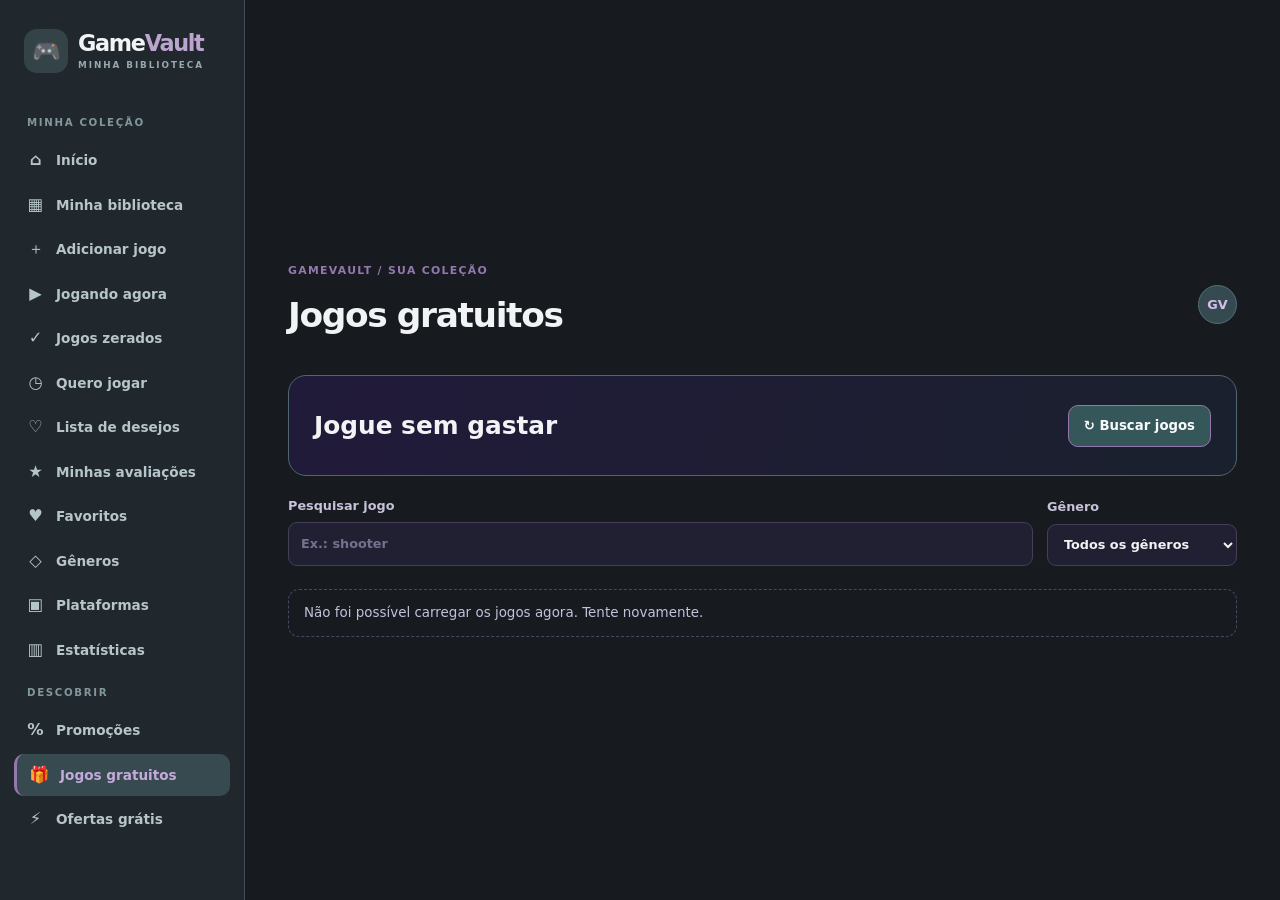
<file: gratis.html>
<!doctype html>
<html lang="pt-BR">
<head>
  <meta charset="utf-8">
  <meta name="viewport" content="width=device-width, initial-scale=1">
  <meta name="theme-color" content="#171B20">
  <meta name="description" content="GameVault: organize sua biblioteca de jogos, acompanhe seu progresso e encontre ofertas.">
  <title>Jogos gratuitos | GameVault</title>
  <link rel="icon" href="img/favicon.svg" type="image/svg+xml">
  <link rel="stylesheet" href="css/style.css">
  
</head>
<body data-page="gratis">
  <button class="mobile-menu-btn" id="open-menu" type="button" aria-label="Abrir menu" aria-expanded="false">☰ <span>GameVault</span></button>
  <div class="sidebar-overlay" id="sidebar-overlay"></div>
  <div class="app-shell">
    <aside class="sidebar" id="sidebar" aria-label="Navegação principal">
      <a class="brand" href="index.html"><span class="brand-mark">🎮</span><span>Game<span class="brand-accent">Vault</span><small>MINHA BIBLIOTECA</small></span></a>
      <div class="nav-heading">MINHA COLEÇÃO</div>
      <nav class="nav-links"><a class="nav-item" href="index.html" ><span class="nav-icon">⌂</span><span>Início</span></a><a class="nav-item" href="biblioteca.html" ><span class="nav-icon">▦</span><span>Minha biblioteca</span></a><a class="nav-item" href="adicionar.html" ><span class="nav-icon">＋</span><span>Adicionar jogo</span></a><a class="nav-item" href="jogando.html" ><span class="nav-icon">▶</span><span>Jogando agora</span></a><a class="nav-item" href="zerados.html" ><span class="nav-icon">✓</span><span>Jogos zerados</span></a><a class="nav-item" href="backlog.html" ><span class="nav-icon">◷</span><span>Quero jogar</span></a><a class="nav-item" href="desejos.html" ><span class="nav-icon">♡</span><span>Lista de desejos</span></a><a class="nav-item" href="avaliacoes.html" ><span class="nav-icon">★</span><span>Minhas avaliações</span></a><a class="nav-item" href="favoritos.html" ><span class="nav-icon">♥</span><span>Favoritos</span></a><a class="nav-item" href="generos.html" ><span class="nav-icon">◇</span><span>Gêneros</span></a><a class="nav-item" href="plataformas.html" ><span class="nav-icon">▣</span><span>Plataformas</span></a><a class="nav-item" href="estatisticas.html" ><span class="nav-icon">▥</span><span>Estatísticas</span></a></nav>
      <div class="nav-heading">DESCOBRIR</div>
      <nav class="nav-links"><a class="nav-item" href="promocoes.html" ><span class="nav-icon">%</span><span>Promoções</span></a><a class="nav-item active" href="gratis.html" aria-current="page"><span class="nav-icon">🎁</span><span>Jogos gratuitos</span></a><a class="nav-item" href="brindes.html" ><span class="nav-icon">⚡</span><span>Ofertas grátis</span></a></nav>
      
    </aside>
    <main class="main-content">
      <header class="page-header"><div><p class="overline">GAMEVAULT / SUA COLEÇÃO</p><h1>Jogos gratuitos</h1></div><div class="header-avatar" title="Seu espaço gamer">GV</div></header>
      
<div class="api-intro"><div><h2>Jogue sem gastar</h2></div><button type="button" class="btn btn-primary" id="load-free">↻ Buscar jogos</button></div><div class="toolbar"><label class="field search-field"><span>Pesquisar jogo</span><input id="free-search" type="search" placeholder="Ex.: shooter"></label><label class="field"><span>Gênero</span><select id="free-genre"><option value="todos">Todos os gêneros</option></select></label></div><p class="api-status" id="free-status" role="status"></p><div class="games-grid" id="free-grid"></div>
    </main>
  </div>
  <div class="toast" id="toast" role="status" aria-live="polite"></div>
  <script src="js/app.js" defer></script>
</body>
</html>
</file>
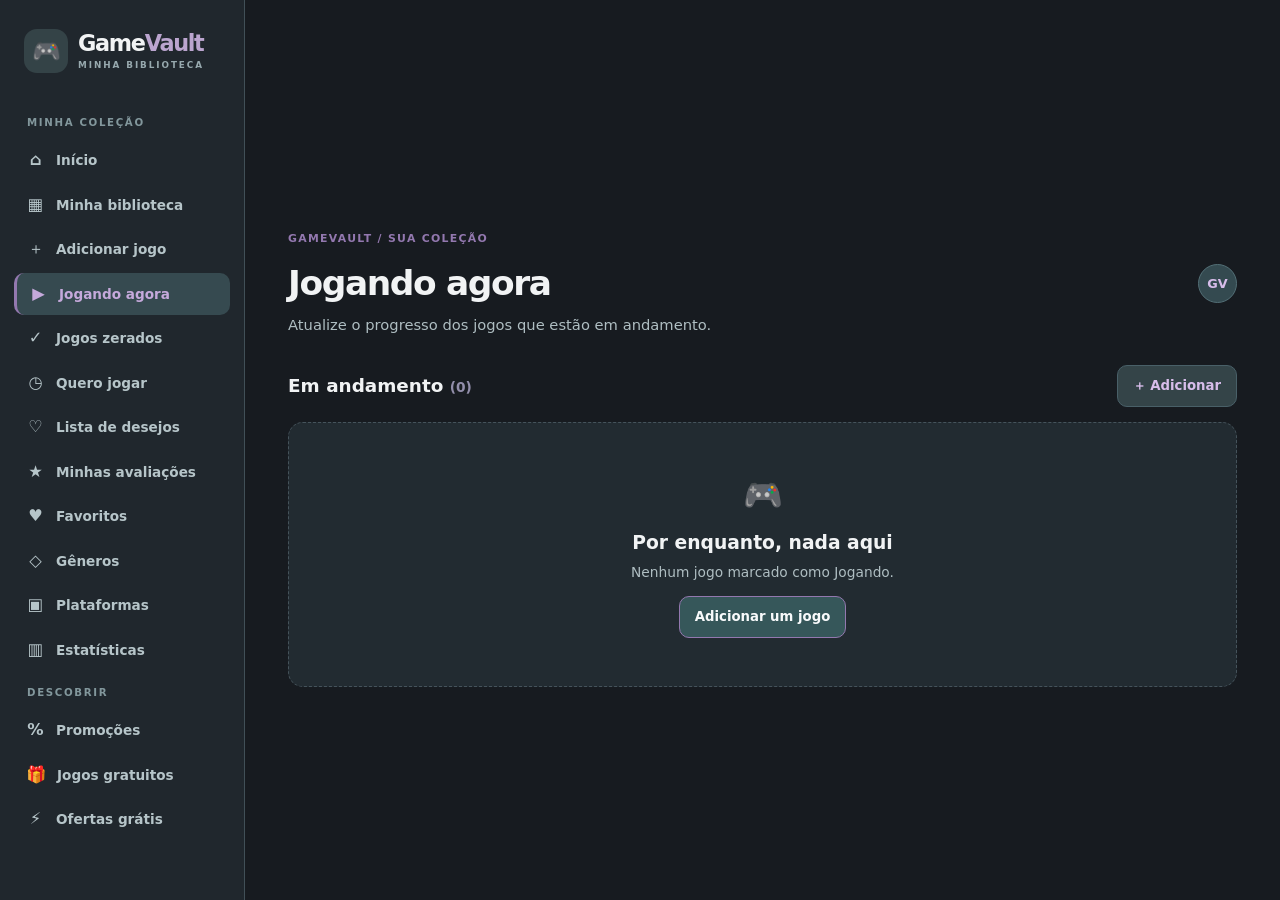
<file: jogando.html>
<!doctype html>
<html lang="pt-BR">
<head>
  <meta charset="utf-8">
  <meta name="viewport" content="width=device-width, initial-scale=1">
  <meta name="theme-color" content="#171B20">
  <meta name="description" content="GameVault: organize sua biblioteca de jogos, acompanhe seu progresso e encontre ofertas.">
  <title>Jogando agora | GameVault</title>
  <link rel="icon" href="img/favicon.svg" type="image/svg+xml">
  <link rel="stylesheet" href="css/style.css">
  
</head>
<body data-page="jogando">
  <button class="mobile-menu-btn" id="open-menu" type="button" aria-label="Abrir menu" aria-expanded="false">☰ <span>GameVault</span></button>
  <div class="sidebar-overlay" id="sidebar-overlay"></div>
  <div class="app-shell">
    <aside class="sidebar" id="sidebar" aria-label="Navegação principal">
      <a class="brand" href="index.html"><span class="brand-mark">🎮</span><span>Game<span class="brand-accent">Vault</span><small>MINHA BIBLIOTECA</small></span></a>
      <div class="nav-heading">MINHA COLEÇÃO</div>
      <nav class="nav-links"><a class="nav-item" href="index.html" ><span class="nav-icon">⌂</span><span>Início</span></a><a class="nav-item" href="biblioteca.html" ><span class="nav-icon">▦</span><span>Minha biblioteca</span></a><a class="nav-item" href="adicionar.html" ><span class="nav-icon">＋</span><span>Adicionar jogo</span></a><a class="nav-item active" href="jogando.html" aria-current="page"><span class="nav-icon">▶</span><span>Jogando agora</span></a><a class="nav-item" href="zerados.html" ><span class="nav-icon">✓</span><span>Jogos zerados</span></a><a class="nav-item" href="backlog.html" ><span class="nav-icon">◷</span><span>Quero jogar</span></a><a class="nav-item" href="desejos.html" ><span class="nav-icon">♡</span><span>Lista de desejos</span></a><a class="nav-item" href="avaliacoes.html" ><span class="nav-icon">★</span><span>Minhas avaliações</span></a><a class="nav-item" href="favoritos.html" ><span class="nav-icon">♥</span><span>Favoritos</span></a><a class="nav-item" href="generos.html" ><span class="nav-icon">◇</span><span>Gêneros</span></a><a class="nav-item" href="plataformas.html" ><span class="nav-icon">▣</span><span>Plataformas</span></a><a class="nav-item" href="estatisticas.html" ><span class="nav-icon">▥</span><span>Estatísticas</span></a></nav>
      <div class="nav-heading">DESCOBRIR</div>
      <nav class="nav-links"><a class="nav-item" href="promocoes.html" ><span class="nav-icon">%</span><span>Promoções</span></a><a class="nav-item" href="gratis.html" ><span class="nav-icon">🎁</span><span>Jogos gratuitos</span></a><a class="nav-item" href="brindes.html" ><span class="nav-icon">⚡</span><span>Ofertas grátis</span></a></nav>
      
    </aside>
    <main class="main-content">
      <header class="page-header"><div><p class="overline">GAMEVAULT / SUA COLEÇÃO</p><h1>Jogando agora</h1><p class="page-subtitle">Atualize o progresso dos jogos que estão em andamento.</p></div><div class="header-avatar" title="Seu espaço gamer">GV</div></header>
      
<div class="section-heading"><h2>Em andamento <span class="count-label" id="playing-count"></span></h2><a href="adicionar.html" class="btn btn-secondary">＋ Adicionar</a></div><div class="stack" id="playing-list"></div>
    </main>
  </div>
  <div class="toast" id="toast" role="status" aria-live="polite"></div>
  <script src="js/app.js" defer></script>
</body>
</html>
</file>
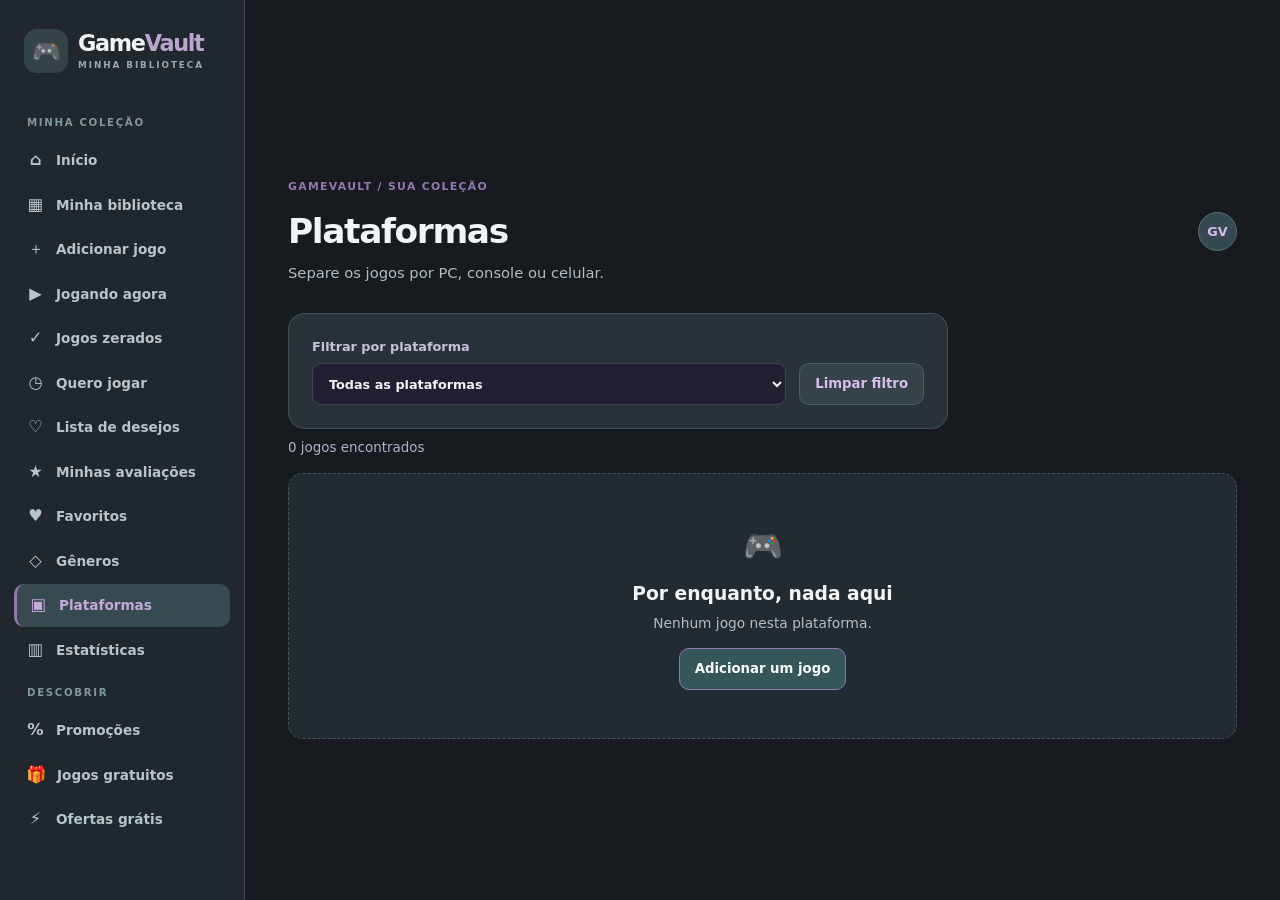
<file: plataformas.html>
<!doctype html>
<html lang="pt-BR">
<head>
  <meta charset="utf-8">
  <meta name="viewport" content="width=device-width, initial-scale=1">
  <meta name="theme-color" content="#171B20">
  <meta name="description" content="GameVault: organize sua biblioteca de jogos, acompanhe seu progresso e encontre ofertas.">
  <title>Plataformas | GameVault</title>
  <link rel="icon" href="img/favicon.svg" type="image/svg+xml">
  <link rel="stylesheet" href="css/style.css">
  
</head>
<body data-page="plataformas">
  <button class="mobile-menu-btn" id="open-menu" type="button" aria-label="Abrir menu" aria-expanded="false">☰ <span>GameVault</span></button>
  <div class="sidebar-overlay" id="sidebar-overlay"></div>
  <div class="app-shell">
    <aside class="sidebar" id="sidebar" aria-label="Navegação principal">
      <a class="brand" href="index.html"><span class="brand-mark">🎮</span><span>Game<span class="brand-accent">Vault</span><small>MINHA BIBLIOTECA</small></span></a>
      <div class="nav-heading">MINHA COLEÇÃO</div>
      <nav class="nav-links"><a class="nav-item" href="index.html" ><span class="nav-icon">⌂</span><span>Início</span></a><a class="nav-item" href="biblioteca.html" ><span class="nav-icon">▦</span><span>Minha biblioteca</span></a><a class="nav-item" href="adicionar.html" ><span class="nav-icon">＋</span><span>Adicionar jogo</span></a><a class="nav-item" href="jogando.html" ><span class="nav-icon">▶</span><span>Jogando agora</span></a><a class="nav-item" href="zerados.html" ><span class="nav-icon">✓</span><span>Jogos zerados</span></a><a class="nav-item" href="backlog.html" ><span class="nav-icon">◷</span><span>Quero jogar</span></a><a class="nav-item" href="desejos.html" ><span class="nav-icon">♡</span><span>Lista de desejos</span></a><a class="nav-item" href="avaliacoes.html" ><span class="nav-icon">★</span><span>Minhas avaliações</span></a><a class="nav-item" href="favoritos.html" ><span class="nav-icon">♥</span><span>Favoritos</span></a><a class="nav-item" href="generos.html" ><span class="nav-icon">◇</span><span>Gêneros</span></a><a class="nav-item active" href="plataformas.html" aria-current="page"><span class="nav-icon">▣</span><span>Plataformas</span></a><a class="nav-item" href="estatisticas.html" ><span class="nav-icon">▥</span><span>Estatísticas</span></a></nav>
      <div class="nav-heading">DESCOBRIR</div>
      <nav class="nav-links"><a class="nav-item" href="promocoes.html" ><span class="nav-icon">%</span><span>Promoções</span></a><a class="nav-item" href="gratis.html" ><span class="nav-icon">🎁</span><span>Jogos gratuitos</span></a><a class="nav-item" href="brindes.html" ><span class="nav-icon">⚡</span><span>Ofertas grátis</span></a></nav>
      
    </aside>
    <main class="main-content">
      <header class="page-header"><div><p class="overline">GAMEVAULT / SUA COLEÇÃO</p><h1>Plataformas</h1><p class="page-subtitle">Separe os jogos por PC, console ou celular.</p></div><div class="header-avatar" title="Seu espaço gamer">GV</div></header>
      
<div class="panel filter-panel"><label class="field"><span>Filtrar por plataforma</span><select id="platform-filter"><option value="todas">Todas as plataformas</option></select></label><button class="btn btn-secondary" id="platform-reset" type="button">Limpar filtro</button></div><p class="result-hint" id="platform-result" role="status"></p><div class="games-grid" id="platform-grid"></div>
    </main>
  </div>
  <div class="toast" id="toast" role="status" aria-live="polite"></div>
  <script src="js/app.js" defer></script>
</body>
</html>
</file>
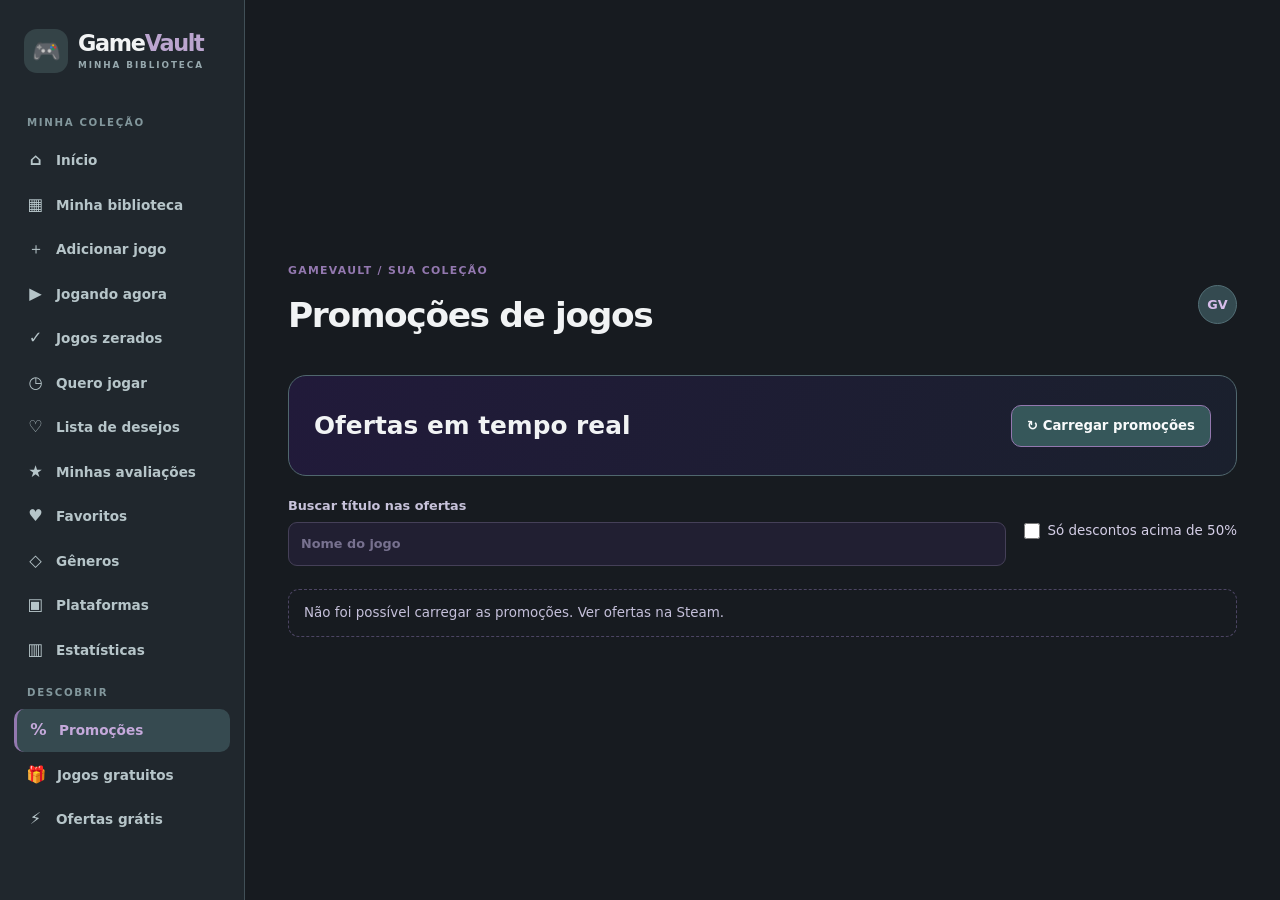
<file: promocoes.html>
<!doctype html>
<html lang="pt-BR">
<head>
  <meta charset="utf-8">
  <meta name="viewport" content="width=device-width, initial-scale=1">
  <meta name="theme-color" content="#171B20">
  <meta name="description" content="GameVault: organize sua biblioteca de jogos, acompanhe seu progresso e encontre ofertas.">
  <title>Promoções de jogos | GameVault</title>
  <link rel="icon" href="img/favicon.svg" type="image/svg+xml">
  <link rel="stylesheet" href="css/style.css">
  
</head>
<body data-page="promocoes">
  <button class="mobile-menu-btn" id="open-menu" type="button" aria-label="Abrir menu" aria-expanded="false">☰ <span>GameVault</span></button>
  <div class="sidebar-overlay" id="sidebar-overlay"></div>
  <div class="app-shell">
    <aside class="sidebar" id="sidebar" aria-label="Navegação principal">
      <a class="brand" href="index.html"><span class="brand-mark">🎮</span><span>Game<span class="brand-accent">Vault</span><small>MINHA BIBLIOTECA</small></span></a>
      <div class="nav-heading">MINHA COLEÇÃO</div>
      <nav class="nav-links"><a class="nav-item" href="index.html" ><span class="nav-icon">⌂</span><span>Início</span></a><a class="nav-item" href="biblioteca.html" ><span class="nav-icon">▦</span><span>Minha biblioteca</span></a><a class="nav-item" href="adicionar.html" ><span class="nav-icon">＋</span><span>Adicionar jogo</span></a><a class="nav-item" href="jogando.html" ><span class="nav-icon">▶</span><span>Jogando agora</span></a><a class="nav-item" href="zerados.html" ><span class="nav-icon">✓</span><span>Jogos zerados</span></a><a class="nav-item" href="backlog.html" ><span class="nav-icon">◷</span><span>Quero jogar</span></a><a class="nav-item" href="desejos.html" ><span class="nav-icon">♡</span><span>Lista de desejos</span></a><a class="nav-item" href="avaliacoes.html" ><span class="nav-icon">★</span><span>Minhas avaliações</span></a><a class="nav-item" href="favoritos.html" ><span class="nav-icon">♥</span><span>Favoritos</span></a><a class="nav-item" href="generos.html" ><span class="nav-icon">◇</span><span>Gêneros</span></a><a class="nav-item" href="plataformas.html" ><span class="nav-icon">▣</span><span>Plataformas</span></a><a class="nav-item" href="estatisticas.html" ><span class="nav-icon">▥</span><span>Estatísticas</span></a></nav>
      <div class="nav-heading">DESCOBRIR</div>
      <nav class="nav-links"><a class="nav-item active" href="promocoes.html" aria-current="page"><span class="nav-icon">%</span><span>Promoções</span></a><a class="nav-item" href="gratis.html" ><span class="nav-icon">🎁</span><span>Jogos gratuitos</span></a><a class="nav-item" href="brindes.html" ><span class="nav-icon">⚡</span><span>Ofertas grátis</span></a></nav>
      
    </aside>
    <main class="main-content">
      <header class="page-header"><div><p class="overline">GAMEVAULT / SUA COLEÇÃO</p><h1>Promoções de jogos</h1></div><div class="header-avatar" title="Seu espaço gamer">GV</div></header>
      
<div class="api-intro"><div><h2>Ofertas em tempo real</h2></div><button type="button" class="btn btn-primary" id="load-deals">↻ Carregar promoções</button></div><div class="toolbar"><label class="field search-field"><span>Buscar título nas ofertas</span><input id="deals-search" type="search" placeholder="Nome do jogo"></label><label class="check-filter"><input id="big-discounts" type="checkbox"> Só descontos acima de 50%</label></div><p class="api-status" id="deals-status" role="status"></p><div class="games-grid" id="deals-grid"></div>
    </main>
  </div>
  <div class="toast" id="toast" role="status" aria-live="polite"></div>
  <script src="js/app.js" defer></script>
</body>
</html>
</file>
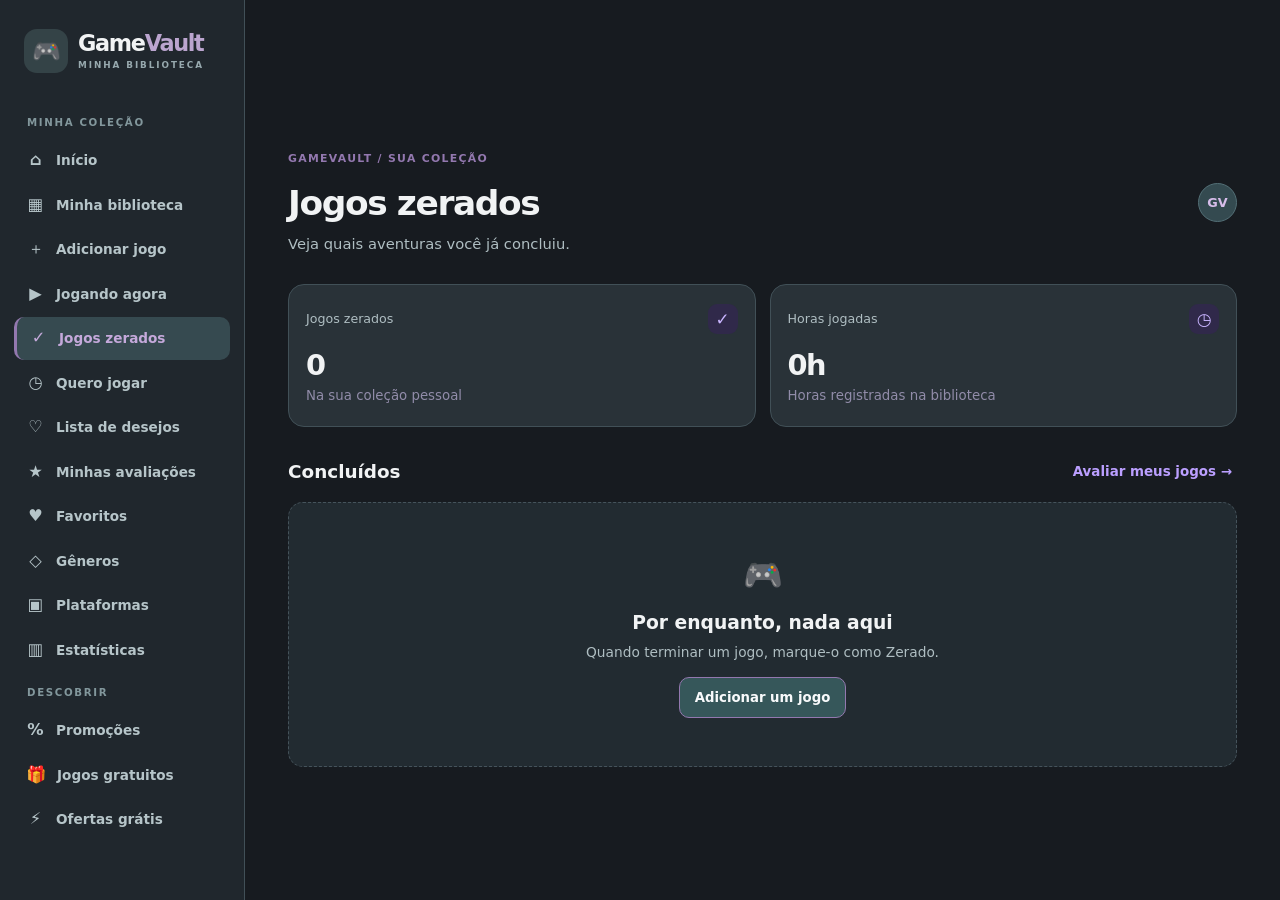
<file: zerados.html>
<!doctype html>
<html lang="pt-BR">
<head>
  <meta charset="utf-8">
  <meta name="viewport" content="width=device-width, initial-scale=1">
  <meta name="theme-color" content="#171B20">
  <meta name="description" content="GameVault: organize sua biblioteca de jogos, acompanhe seu progresso e encontre ofertas.">
  <title>Jogos zerados | GameVault</title>
  <link rel="icon" href="img/favicon.svg" type="image/svg+xml">
  <link rel="stylesheet" href="css/style.css">
  
</head>
<body data-page="zerados">
  <button class="mobile-menu-btn" id="open-menu" type="button" aria-label="Abrir menu" aria-expanded="false">☰ <span>GameVault</span></button>
  <div class="sidebar-overlay" id="sidebar-overlay"></div>
  <div class="app-shell">
    <aside class="sidebar" id="sidebar" aria-label="Navegação principal">
      <a class="brand" href="index.html"><span class="brand-mark">🎮</span><span>Game<span class="brand-accent">Vault</span><small>MINHA BIBLIOTECA</small></span></a>
      <div class="nav-heading">MINHA COLEÇÃO</div>
      <nav class="nav-links"><a class="nav-item" href="index.html" ><span class="nav-icon">⌂</span><span>Início</span></a><a class="nav-item" href="biblioteca.html" ><span class="nav-icon">▦</span><span>Minha biblioteca</span></a><a class="nav-item" href="adicionar.html" ><span class="nav-icon">＋</span><span>Adicionar jogo</span></a><a class="nav-item" href="jogando.html" ><span class="nav-icon">▶</span><span>Jogando agora</span></a><a class="nav-item active" href="zerados.html" aria-current="page"><span class="nav-icon">✓</span><span>Jogos zerados</span></a><a class="nav-item" href="backlog.html" ><span class="nav-icon">◷</span><span>Quero jogar</span></a><a class="nav-item" href="desejos.html" ><span class="nav-icon">♡</span><span>Lista de desejos</span></a><a class="nav-item" href="avaliacoes.html" ><span class="nav-icon">★</span><span>Minhas avaliações</span></a><a class="nav-item" href="favoritos.html" ><span class="nav-icon">♥</span><span>Favoritos</span></a><a class="nav-item" href="generos.html" ><span class="nav-icon">◇</span><span>Gêneros</span></a><a class="nav-item" href="plataformas.html" ><span class="nav-icon">▣</span><span>Plataformas</span></a><a class="nav-item" href="estatisticas.html" ><span class="nav-icon">▥</span><span>Estatísticas</span></a></nav>
      <div class="nav-heading">DESCOBRIR</div>
      <nav class="nav-links"><a class="nav-item" href="promocoes.html" ><span class="nav-icon">%</span><span>Promoções</span></a><a class="nav-item" href="gratis.html" ><span class="nav-icon">🎁</span><span>Jogos gratuitos</span></a><a class="nav-item" href="brindes.html" ><span class="nav-icon">⚡</span><span>Ofertas grátis</span></a></nav>
      
    </aside>
    <main class="main-content">
      <header class="page-header"><div><p class="overline">GAMEVAULT / SUA COLEÇÃO</p><h1>Jogos zerados</h1><p class="page-subtitle">Veja quais aventuras você já concluiu.</p></div><div class="header-avatar" title="Seu espaço gamer">GV</div></header>
      
<div class="stats-grid two-stats" id="finished-stats"></div><div class="section-heading"><h2>Concluídos</h2><a href="avaliacoes.html" class="text-link">Avaliar meus jogos →</a></div><div class="games-grid" id="finished-grid"></div>
    </main>
  </div>
  <div class="toast" id="toast" role="status" aria-live="polite"></div>
  <script src="js/app.js" defer></script>
</body>
</html>
</file>
<file: css/style.css>
:root{--bg:#171B20;--sidebar:#20272D;--surface:#293238;--surface2:#303B41;--stroke:#415057;--text:#F1F3F4;--muted:#AFBEC2;--purple:#9378AF;--purple2:#665879;--teal:#71A8A6;--red:#ED8F9C;--radius:16px;--shadow:0 12px 32px rgba(0,0,0,.15)}
*{box-sizing:border-box}html{scroll-behavior:smooth}body{margin:0;background:var(--bg);color:var(--text);font-family:system-ui,-apple-system,BlinkMacSystemFont,"Segoe UI",sans-serif;line-height:1.5}a{color:inherit;text-decoration:none}button,input,select{font:inherit}button{cursor:pointer}button:disabled{opacity:.55;cursor:not-allowed}button:focus-visible,a:focus-visible,input:focus-visible,select:focus-visible{outline:2px solid var(--teal);outline-offset:3px}h1,h2,h3,p{margin-top:0}h2{font-size:1.15rem}p{color:var(--muted)}.app-shell{display:flex;min-height:100vh}.sidebar{width:245px;flex:0 0 245px;position:sticky;top:0;height:100vh;overflow-y:auto;background:var(--sidebar);border-right:1px solid var(--stroke);padding:25px 14px 16px;display:flex;flex-direction:column;scrollbar-width:thin}.brand{display:flex;align-items:center;gap:10px;padding:4px 10px 28px;font-size:1.4rem;font-weight:850;letter-spacing:-.06em;line-height:1.1}.brand-mark{display:grid;place-items:center;width:44px;height:44px;background:#344347;border-radius:13px;font-size:1.45rem;flex:none}.brand-accent{color:var(--purple)}.brand small{display:block;margin-top:5px;font-size:.55rem;color:#97A9AE;letter-spacing:.22em;font-weight:750}.nav-heading{font-size:.64rem;letter-spacing:.16em;color:#82979C;font-weight:850;margin:14px 13px 9px}.nav-links{display:grid;gap:2px}.nav-item{display:flex;align-items:center;gap:11px;padding:9px 12px;min-height:39px;border-radius:10px;color:#B6C5C9;font-size:.85rem;font-weight:550;transition:background .15s,color .15s}.nav-item:hover{background:#2B373B;color:#fff}.nav-item.active{background:#364A50;color:#C5A9DB;font-weight:750}.nav-icon{min-width:19px;text-align:center;font-size:1.02rem}.main-content{width:min(100%,1300px);min-width:0;margin:auto;padding:36px 43px 18px;flex:1}.page-header{display:flex;align-items:center;justify-content:space-between;gap:16px;margin-bottom:29px}.page-header h1{font-size:clamp(1.6rem,3vw,2.15rem);letter-spacing:-.04em;margin:2px 0 4px}.page-subtitle{margin:0;font-size:.92rem}.overline,.eyebrow{font-size:.68rem;color:var(--purple);font-weight:850;letter-spacing:.13em}.header-avatar{border:1px solid #536F76;background:#314448;color:#C5A9DB;height:39px;width:39px;display:grid;place-items:center;font-size:.8rem;font-weight:850;border-radius:50%;flex:none}.mobile-menu-btn{display:none}.sidebar-overlay{display:none}.hero{border:1px solid #50676E;background:linear-gradient(115deg,#273E44 0%,#24333A 60%,#304950 100%);border-radius:22px;min-height:235px;padding:35px;display:flex;align-items:center;justify-content:space-between;overflow:hidden;position:relative}.hero h2{font-size:clamp(1.8rem,3.4vw,2.7rem);letter-spacing:-.05em;line-height:1.15;margin:10px 0}.hero h2 em{font-style:normal;color:#BBA5CF}.hero p{max-width:480px;font-size:.88rem}.hero-art{position:relative;margin:0 6% 0 12px;font-size:clamp(6rem,11vw,11rem);filter:drop-shadow(0 22px 23px #07071166);transform:rotate(-12deg);white-space:nowrap}.orbit{position:absolute;font-size:2rem;color:var(--teal)}.orbit-a{top:2%;right:-19%}.orbit-b{bottom:5%;left:-16%;color:#ffca76}.inline-actions{display:flex;flex-wrap:wrap;align-items:center;gap:10px;margin-top:18px}.btn{display:inline-flex;justify-content:center;align-items:center;gap:7px;white-space:nowrap;padding:10px 15px;min-height:39px;border-radius:10px;font-weight:750;font-size:.83rem;border:1px solid transparent;transition:transform .15s,background .15s,color .15s}.btn:hover{transform:translateY(-1px)}.btn-primary{color:#1E2A31;background:var(--purple);border-color:var(--purple)}.btn-primary:hover{background:#A995C1}.btn-secondary{background:#344448;border-color:#496068;color:#D7BDEA}.btn-secondary:hover{background:#3B4E55}.btn-outline{background:transparent;border-color:#51626D;color:#D7C3DF}.btn-outline:hover{background:#33264f}.btn-small{padding:7px 10px;min-height:32px;font-size:.76rem}.danger-btn{border:1px solid #633845;background:transparent;color:#ff9fae}.danger-btn:hover{background:#532735}.stats-grid{display:grid;grid-template-columns:repeat(4,minmax(0,1fr));gap:14px;margin:18px 0 30px}.two-stats{grid-template-columns:repeat(2,minmax(0,1fr))}.stat-card{border:1px solid var(--stroke);background:var(--surface);padding:19px 17px;border-radius:var(--radius)}.stat-card .stat-top{display:flex;align-items:center;justify-content:space-between;gap:10px;color:var(--muted);font-size:.79rem}.stat-card .stat-icon{background:#30294a;color:#c9b5ff;display:grid;place-items:center;width:30px;height:30px;border-radius:9px;font-size:1.05rem}.stat-card strong{display:block;font-size:1.8rem;letter-spacing:-.055em;line-height:1.2;margin-top:14px}.stat-card small{color:#918ca9}.section{margin-top:30px}.section-heading{display:flex;align-items:center;justify-content:space-between;gap:12px;margin:26px 0 15px}.section-heading h2{margin:0}.section-heading p{margin:2px 0 0;font-size:.84rem}.text-link,.text-button{font-size:.84rem;font-weight:750;color:#bb9fff;background:none;border:0;padding:5px}.text-link:hover,.text-button:hover{text-decoration:underline}.danger-text{color:#ff92a4}.count-label{color:#928eaa;font-weight:550;font-size:.86rem}.callout,.info-banner{border:1px solid #3d3655;background:#242036;border-radius:14px;padding:18px 20px;color:#d5d0e8;font-size:.91rem}.info-banner{border-color:#456057;background:#1b302f;margin:0 0 20px}.games-grid{display:grid;grid-template-columns:repeat(3,minmax(0,1fr));gap:16px}.game-card{min-width:0;border:1px solid var(--stroke);background:var(--surface);border-radius:16px;overflow:hidden;display:flex;flex-direction:column;transition:transform .16s,border-color .16s}.game-card:hover{transform:translateY(-3px);border-color:#554775}.cover{height:135px;display:flex;justify-content:center;align-items:center;position:relative;background:linear-gradient(135deg,#362657,#1c6a65);overflow:hidden}.cover.variation-1{background:linear-gradient(135deg,#65415d,#2e285e)}.cover.variation-2{background:linear-gradient(135deg,#244f63,#242044)}.cover.variation-3{background:linear-gradient(135deg,#664333,#3c2255)}.cover.variation-4{background:linear-gradient(135deg,#315d48,#2a2856)}.cover .cover-icon{font-size:3.6rem;filter:drop-shadow(0 6px 11px #0006)}.cover::before{content:"";position:absolute;width:120px;height:120px;border:1px solid #ffffff20;border-radius:50%;transform:translate(65px,-33px)}.cover::after{content:"";position:absolute;width:180px;height:180px;border:1px solid #ffffff18;border-radius:50%;transform:translate(-88px,40px)}.status-pill{position:absolute;top:10px;left:11px;background:#141323d9;border:1px solid #ffffff2f;border-radius:99px;font-size:.67rem;padding:4px 8px;color:white;z-index:1}.game-body{padding:15px 15px 14px;flex:1;display:flex;flex-direction:column}.game-body h3{font-size:1rem;line-height:1.3;margin:0 0 4px;word-break:break-word}.game-meta{margin:0;font-size:.75rem;color:#a9a4c2}.game-progress{height:6px;border-radius:99px;overflow:hidden;background:#383349;margin-top:13px}.game-progress>span{display:block;background:var(--teal);height:100%;border-radius:99px}.game-details{display:flex;align-items:center;justify-content:space-between;gap:9px;margin-top:9px;color:#bbb5cf;font-size:.74rem}.game-actions{display:flex;align-items:center;flex-wrap:wrap;gap:7px;margin-top:13px}.empty-state{grid-column:1/-1;text-align:center;padding:48px 20px;border:1px dashed #474159;background:#191725;border-radius:15px}.empty-state .empty-icon{font-size:2rem}.empty-state h3{margin:10px 0 5px}.empty-state p{font-size:.86rem}.toolbar{display:flex;flex-wrap:wrap;gap:14px;align-items:end;margin-bottom:23px}.toolbar-action{min-height:41px}.field{display:flex;flex-direction:column;gap:7px;min-width:190px;font-size:.8rem;color:#c7c2da;font-weight:700}.field input,.field select{width:100%;border:1px solid #454058;background:#211f32;color:var(--text);padding:11px 12px;min-height:42px;border-radius:9px;outline:none}.field input::placeholder{color:#77718f}.field input:focus,.field select:focus{border-color:var(--purple)}input[type=checkbox]{accent-color:var(--purple);width:16px;height:16px;vertical-align:middle}.search-field{min-width:240px;flex:1}.panel{background:var(--surface);border:1px solid var(--stroke);padding:23px;border-radius:16px}.narrow-panel{max-width:770px}.form-stack{display:grid;gap:17px}.form-grid{display:grid;grid-template-columns:repeat(2,minmax(0,1fr));gap:16px}.checkline{display:flex;flex-wrap:wrap;gap:18px;color:#ccc7db;font-size:.84rem}.form-message{margin:0;color:var(--teal);font-size:.86rem;min-height:1em}.quick-form{display:flex;align-items:end;gap:12px}.quick-form .grow{flex:1}.stack{display:grid;gap:12px}.list-row{display:flex;align-items:center;gap:16px;border:1px solid var(--stroke);background:var(--surface);padding:14px 17px;border-radius:14px}.list-icon{height:48px;width:48px;flex:none;display:grid;place-items:center;background:#302648;font-size:1.65rem;border-radius:12px}.list-main{flex:1;min-width:0}.list-main h3{margin:0 0 2px;font-size:.92rem}.list-main p{font-size:.77rem;margin:0}.list-right{width:220px;max-width:42%;display:flex;flex-direction:column;gap:8px}.list-actions{display:flex;justify-content:flex-end;align-items:center;gap:7px;flex-wrap:wrap}.progress-range{width:100%;accent-color:var(--teal)}.list-right label{font-size:.75rem;color:var(--muted)}.select-small{background:var(--surface2);border:1px solid var(--stroke);border-radius:9px;color:var(--text);padding:7px 8px}.subtle-result,.result-hint{font-size:.84rem;margin:9px 0 15px;color:#b5afcd}.chips{display:flex;flex-wrap:wrap;gap:10px}.chip{border:1px solid var(--stroke);border-radius:30px;color:#c9c4d7;background:#211e33;padding:8px 13px;font-size:.82rem}.chip:hover,.chip.selected{background:#483469;color:#fff;border-color:#9374db}.filter-panel{display:flex;align-items:end;gap:13px;max-width:660px}.filter-panel .field{flex:1}.chart-grid{display:grid;grid-template-columns:repeat(2,minmax(0,1fr));gap:16px;margin:15px 0}.bar-list{display:grid;gap:17px;margin-top:22px}.bar-meta{display:flex;justify-content:space-between;font-size:.8rem;gap:10px;margin-bottom:7px;color:#ccc8df}.bar-track{height:10px;border-radius:9px;background:#37314a;overflow:hidden}.bar-fill{height:100%;background:linear-gradient(90deg,var(--purple2),var(--purple));border-radius:9px;min-width:0}.export-panel{display:flex;align-items:center;justify-content:space-between;gap:15px;margin-top:18px}.export-panel p{margin:5px 0 0;font-size:.82rem}.export-panel h2{margin:0}.api-intro{display:flex;justify-content:space-between;align-items:center;gap:20px;border:1px solid #50676E;background:linear-gradient(110deg,#211a3a,#1a202d);border-radius:18px;padding:25px;margin-bottom:20px}.api-intro h2{margin:6px 0;font-size:1.55rem}.api-intro p{font-size:.84rem;margin:0;max-width:600px}.check-filter{align-self:center;font-size:.84rem;color:#d4cee6}.api-status{border:1px dashed #4c4563;border-radius:11px;padding:13px 15px;font-size:.84rem;color:#c5c0da;margin:0 0 18px}.source-note{font-size:.78rem;margin:18px 0;color:#9691ab}.source-note a{color:#bda7ff;text-decoration:underline}.api-card .cover{background:#29263d}.api-card .cover img{width:100%;height:100%;object-fit:cover}.api-card .cover img.cover-fallback{object-fit:contain;padding:20px}.api-tag{display:inline-block;font-size:.71rem;padding:2px 8px;margin-top:8px;background:#2d2748;color:#c8b4ff;border-radius:6px}.api-price{color:var(--teal);font-weight:850;font-size:1.05rem}.api-old{text-decoration:line-through;font-size:.75rem;color:#9b96af;margin-left:8px}.api-details{font-size:.8rem;margin:9px 0;flex:1}.api-card .game-actions{margin-top:auto}.toast{position:fixed;right:20px;bottom:18px;background:#31264b;border:1px solid #69508e;color:#fff;padding:12px 17px;border-radius:10px;box-shadow:var(--shadow);font-size:.85rem;opacity:0;transform:translateY(12px);pointer-events:none;transition:opacity .2s,transform .2s;z-index:30}.toast.visible{opacity:1;transform:translateY(0)}
@media(max-width:1180px){.main-content{padding:31px 25px 15px}.games-grid{grid-template-columns:repeat(2,minmax(0,1fr))}}
@media(max-width:900px){.mobile-menu-btn{display:flex;align-items:center;gap:10px;position:sticky;top:0;width:100%;z-index:18;border:0;border-bottom:1px solid var(--stroke);padding:13px 20px;background:#171425;color:#fff;text-align:left;font-weight:800}.sidebar{position:fixed;left:0;top:0;bottom:0;transform:translateX(-103%);transition:transform .2s;z-index:21;height:100vh;box-shadow:var(--shadow)}.sidebar.open{transform:translateX(0)}.sidebar-overlay.open{position:fixed;inset:0;display:block;background:#0009;z-index:20}.main-content{padding:24px 21px 10px}.hero-art{font-size:6rem}.app-shell{display:block}}
@media(max-width:590px){.page-header{margin-bottom:22px}.hero{padding:25px;min-height:245px}.hero-art{display:none}.games-grid{grid-template-columns:1fr}.stats-grid{grid-template-columns:repeat(2,minmax(0,1fr));gap:10px}.stat-card{padding:15px 12px}.stat-card strong{font-size:1.5rem}.form-grid,.chart-grid{grid-template-columns:1fr}.quick-form,.api-intro,.export-panel{flex-direction:column;align-items:stretch}.toolbar .field{flex:1 1 100%}.list-row{flex-wrap:wrap}.list-right{width:100%;max-width:100%}.list-actions{justify-content:flex-start}.section-heading{flex-wrap:wrap}.header-avatar{display:none}.main-content{padding:20px 15px 10px}}

.page-header .overline{letter-spacing:.12em}.form-stack .field input,.form-stack .field select{background:#1E262C}.narrow-panel{max-width:650px}.btn-primary{background:#36575A;color:#F8FAFB}.btn-primary:hover{background:#497277}.btn-outline{border-color:#58676B}.header-avatar{background:#344A50;color:#D7BDEA}.nav-item.active{border-left:3px solid #9378AF}.game-card{border:1px solid var(--stroke)}.hero h2 em{color:#A7BFC0}.brand-accent{color:#BBA5CF}.form-message{min-height:1.5em}.api-card .cover img{object-fit:cover}

.narrow-panel{margin:52px auto 24px;max-width:540px}.form-title{text-align:center;font-size:1.55rem;font-weight:750;color:#BCA9CC;margin:0}.form-description{text-align:center;color:#AFBEC2;font-size:.91rem;margin:0 0 12px}.callout{background:#293238;border-color:#45535B}.empty-state{background:#222B31;border-color:#45535B}.toast{background:#2D4348;border-color:#526B72}.cover{background:linear-gradient(135deg,#31474B,#364457)}.api-card .cover{background:#2E3B43}.mobile-menu-btn{background:#20272D}
</file>
